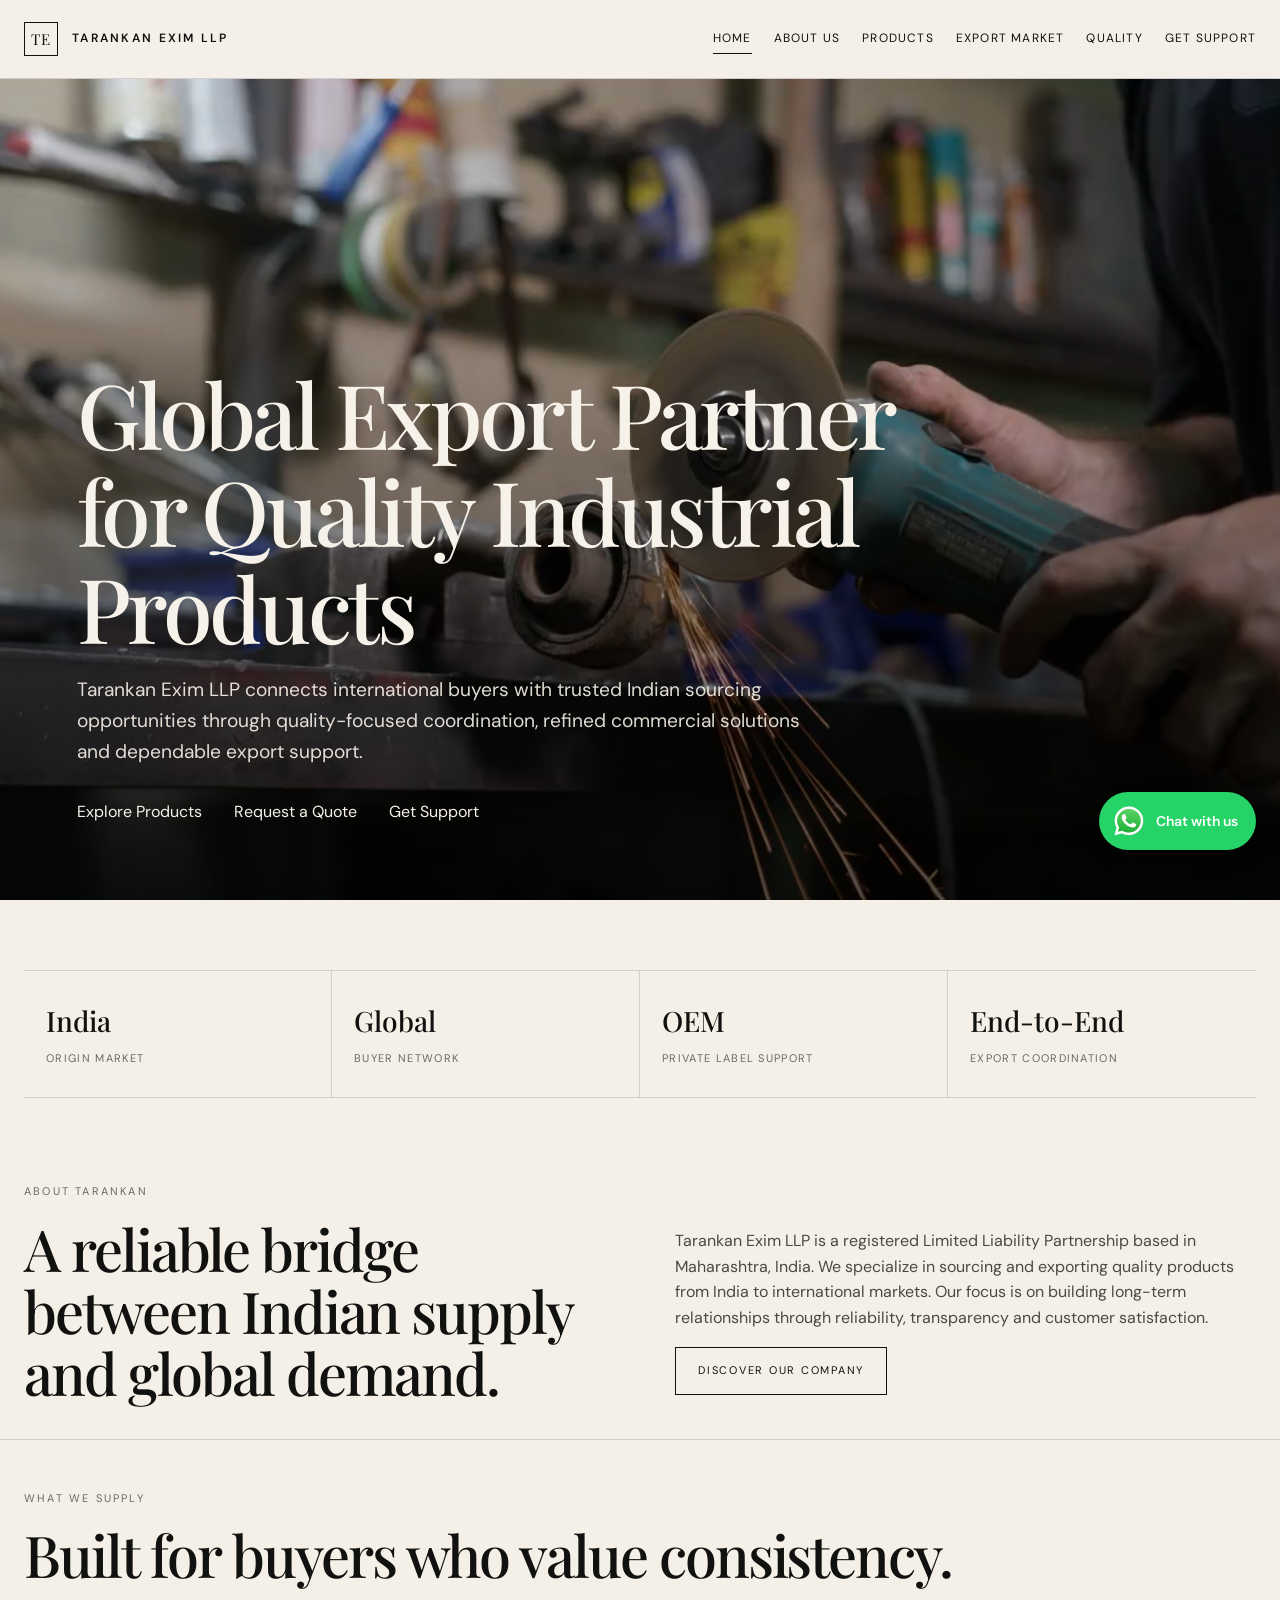
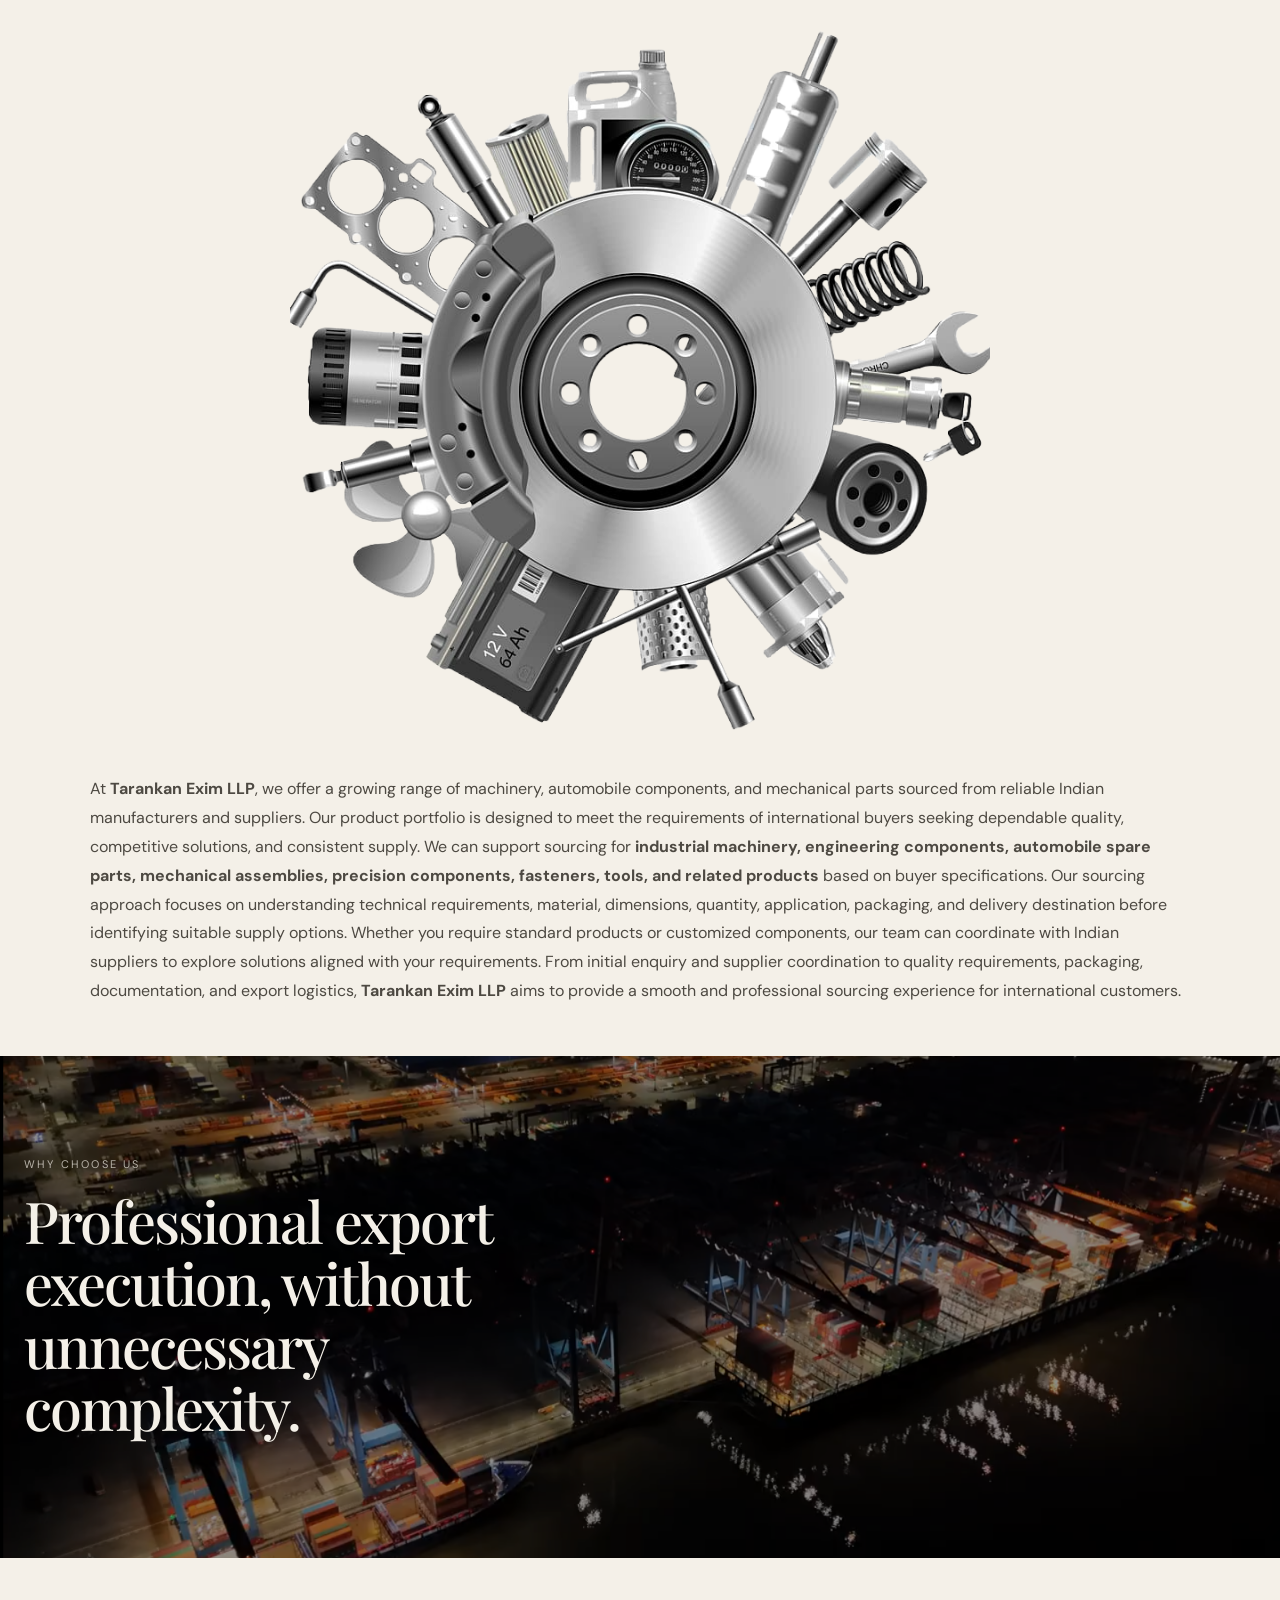
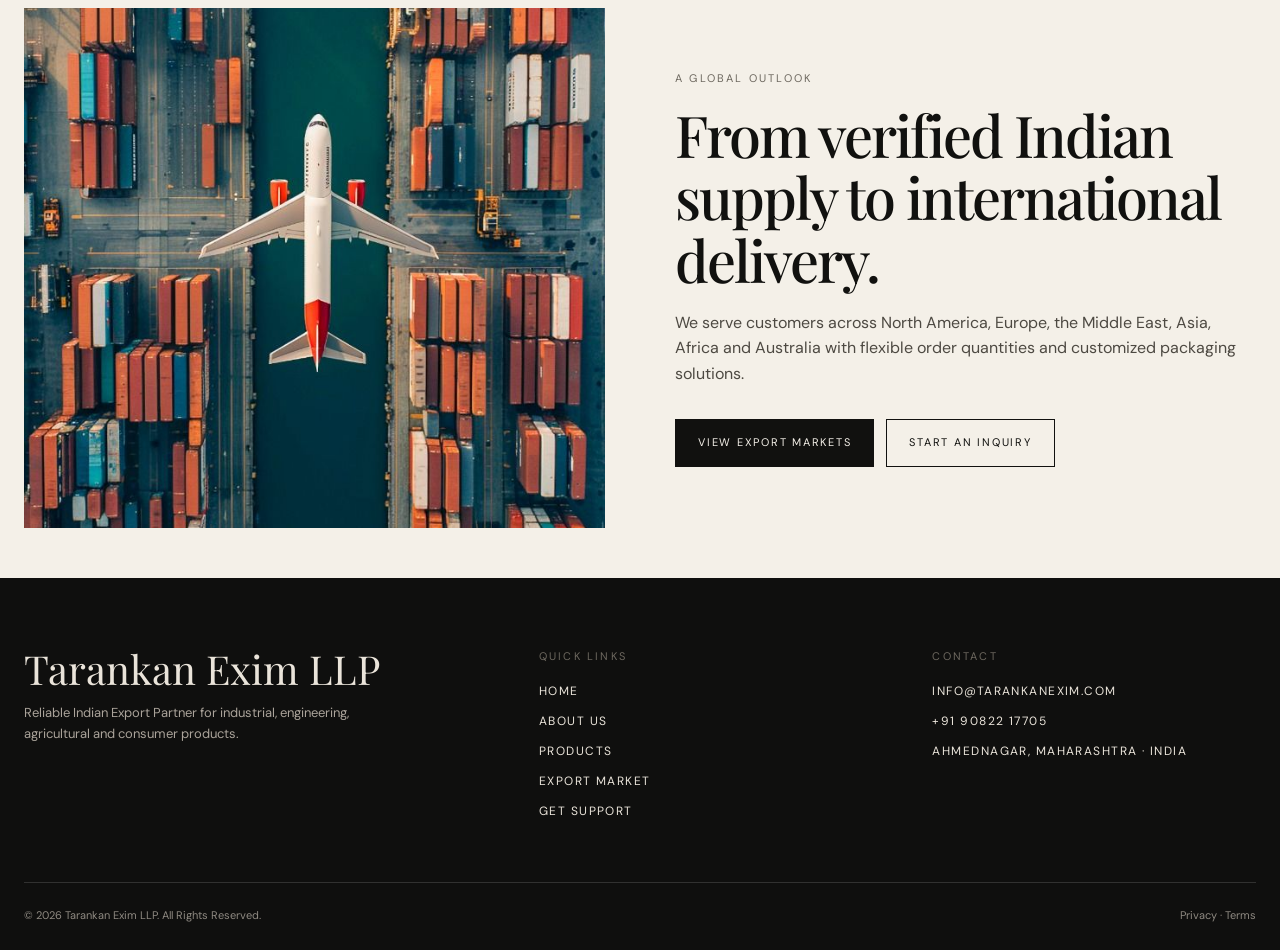
<file: index.html>
<!doctype html>
<html lang="en">

<head>
    <meta charset="utf-8">
    <meta name="viewport" content="width=device-width,initial-scale=1">
    <meta property="og:title" content="Tarankan Exim LLP" />
    <meta property="og:description" content="Tarankan Exim LLP is an emerging Indian export company committed to supplying premium-quality products to foreign buyers." />
    <meta property="og:url" content="https://rohannnnnnnnnn010-cmd.github.io/v12-tarankanweb/index.html" />
    <meta property="og:type" content="website" />

    <!-- WhatsApp Preview Image -->
    <meta property="og:image" content="https://raw.githubusercontent.com/rohannnnnnnnnn010-cmd/v12-tarankanweb/refs/heads/main/assets/about%20us/open-graph-about-us-background.png" />
    <meta property="og:image:alt" content="Indian sourcing prepared for the world." />
    <meta property="og:image:type" content="image/png" />
    <meta property="og:image:width" content="1200" />
    <meta property="og:image:height" content="630" />
    <title>Tarankan Exim LLP | Global Export Partner</title>
    <meta name="description"
        content="Tarankan Exim LLP is an Indian export company supplying industrial, engineering, agricultural and consumer products worldwide.">
    <link rel="stylesheet" href="css/style.css">
</head>

<body class="home-page">
    <header class="site-header">
        <div class="container nav"><a class="brand" href="index.html"><span class="brand-mark">TE</span><span
                    class="brand-text">Tarankan Exim LLP</span></a><button class="menu-btn" aria-label="Open menu"
                aria-expanded="false">☰</button>
            <nav class="nav-links"><a class="active" href="index.html">Home</a><a href="about.html">About US</a><a
                    href="products.html">Products</a><a href="markets.html">Export Market</a><a
                    href="quality.html">Quality</a><a href="contact.html">Get Support</a>
            </nav>
        </div>
    </header>
    <main>
        <section class="hero">
            <div class="hero-copy">
                <div class="hero-copy-inner">
                    <!-- <div class="eyebrow">Indian Export House · Maharashtra</div> -->
                    <h1>Global Export Partner for Quality Industrial Products</h1>
                    <p class="lead">Tarankan Exim LLP connects international buyers with trusted Indian sourcing
                        opportunities through quality-focused coordination, refined commercial solutions and dependable
                        export support.</p>
                    <div class="btn-row"><a class="" id = "home-video-button" href="products.html">Explore Products</a><a class="" id = "home-video-button"
                            href="inquiry.html">Request a Quote</a><a class="" id = "home-video-button" href="contact.html">Get Support</a>
                    </div>
                </div>
            </div>
            <div class="hero-visual">
                <!-- <img 
        src="assets/home/hero.png" alt="Tarankan Exim international export operations"class="hero-image"> -->
                <video class="hero-video" poster="assets/home/machine-poster.png" autoplay muted loop playsinline>
                    <source src="assets/home/hero.mp4" type="video/mp4">
                </video>
                <!-- <div class="hero-meta">Industrial · Engineering · Agriculture · Consumer</div> -->
            </div>
        </section>
        <section class="section tight">
            <div class="container stat-strip">
                <div class="stat"><strong>India</strong><span>Origin market</span></div>
                <div class="stat"><strong>Global</strong><span>Buyer network</span></div>
                <div class="stat"><strong>OEM</strong><span>Private label support</span></div>
                <div class="stat"><strong>End-to-End</strong><span>Export coordination</span></div>
            </div>
        </section>
        <section class="section" id="home-about-tarankan-section">
            <div class="container two-col">
                <div>
                    <div class="eyebrow">About Tarankan</div>
                    <h2>A reliable bridge between Indian supply and global demand.</h2>
                </div>
                <div>
                    <p class="body-copy">Tarankan Exim LLP is a registered Limited Liability Partnership based in
                        Maharashtra, India. We specialize in sourcing and exporting quality products from India to
                        international markets. Our focus is on building long-term relationships through reliability,
                        transparency and customer satisfaction.</p><a class="btn" href="about.html">Discover Our
                        Company</a>
                </div>
            </div>
        </section>
        <!-- <section class="section section-rule">
            <div class="container">
                <div class="eyebrow">What We Supply</div>
                <h2>Built for buyers who value consistency.</h2>
                <div class="three-col" style="margin-top:36px"><a class="category-card" href="products.html#industrial">
                    <img src="assets\home\industrial & engineering.png" alt="Agricultural products"class="category-card-image">
                        <div class="category-card-content">
                            <h3>Industrial & Engineering</h3>
                            <p>Screws, bearings, wires, cables, electric motors, compressors, machine parts and more.
                            </p>
                        </div>
                    </a><a class="category-card" href="products.html#agri">
                        <img src="assets\home\agricultural.jpg" alt="Agricultural products"class="category-card-image">
                        <div class="category-card-content">
                            <h3>Agricultural</h3>
                            <p>Grains, pulses, spices, oil seeds, fresh produce and processed foods.</p>
                        </div>
                    </a><a class="category-card" href="products.html#consumer">
                        <img src="assets\home\consumer & custom.jpg" alt="Agricultural products"class="category-card-image">
                        <div class="category-card-content">
                            <h3>Consumer & Custom</h3>
                            <p>Household, packaging, plastic, daily utility and customer-specific sourcing.</p>
                        </div>
                    </a></div>
            </div>
        </section> -->
        <section class="section section-rule what-we-supply">
            <div class="container">

                <!-- Line 1 -->
                <div class="eyebrow">What We Supply</div>

                <!-- Line 2 -->
                <h2>Built for buyers who value consistency.</h2>

                <!-- 1:1 Image -->
                <div class="what-we-supply-image">
                    <img src="assets/home/what-we-supply.png"
                        alt="Machinery, automobile components and mechanical parts">
                </div>

                <!-- Paragraph -->
                <div class="what-we-supply-copy">
                    <p>
                At <strong>Tarankan Exim LLP</strong>, we offer a growing range of machinery,
                automobile components, and mechanical parts sourced from reliable Indian
                manufacturers and suppliers. Our product portfolio is designed to meet the
                requirements of international buyers seeking dependable quality, competitive
                solutions, and consistent supply. We can support sourcing for
                <strong>industrial machinery, engineering components, automobile spare parts,
                mechanical assemblies, precision components, fasteners, tools, and related
                products</strong> based on buyer specifications. Our sourcing approach focuses
                on understanding technical requirements, material, dimensions, quantity,
                application, packaging, and delivery destination before identifying suitable
                supply options. Whether you require standard products or customized components,
                our team can coordinate with Indian suppliers to explore solutions aligned with
                your requirements. From initial enquiry and supplier coordination to quality
                requirements, packaging, documentation, and export logistics,
                <strong>Tarankan Exim LLP</strong> aims to provide a smooth and professional
                sourcing experience for international customers.
            </p>
                    <!-- <ul>
                        <li>At Tarankan Exim LLP, we offer a growing range of machinery, automobile components, and
                            mechanical parts sourced from reliable Indian manufacturers and suppliers.</li>
                        <li>Our product portfolio is designed to meet the requirements of international buyers seeking
                            dependable quality, competitive solutions, and consistent supply.</li>
                        <li>We can support sourcing for industrial machinery, engineering components, automobile spare
                            parts, mechanical assemblies, precision components, fasteners, tools, and related products
                            based on buyer specifications.</li>
                        <li>Our sourcing approach focuses on understanding technical requirements, material, dimensions,
                            quantity, application, packaging, and delivery destination before identifying suitable
                            supply options.</li>
                        <li>Whether you require standard products or customized components, our team can coordinate with
                            Indian suppliers to explore solutions aligned with your requirements.</li>
                        <li>From initial enquiry and supplier coordination to quality requirements, packaging,
                            documentation, and export logistics, Tarankan Exim LLP aims to provide a smooth and
                            professional sourcing experience for international customers.</li>
                    </ul> -->
                </div>

            </div>
        </section>
        <!-- <section class="section dark">
            <div class="container two-col">
                <div>
                    <div class="eyebrow">Why Choose Us</div>
                    <h2>Professional export execution, without unnecessary complexity.</h2>
                </div>
                <div class="why-video">
                    <video autoplay muted loop playsinline>
                        <source src="assets/home/why-choose-us.mp4" type="video/mp4">
                    </video>
                </div>
            </div>
        </section> -->
        <section class="section dark why-section" id = "home-ship-video-section">

            <!-- Full-section video background -->
            <div class="why-video">
                <video poster="assets/home/ship-poster.png" autoplay muted loop playsinline>
                    <source src="assets/home/why-choose-us.mp4" type="video/mp4">
                </video>
            </div>

            <!-- Your existing text stays above the video -->
            <div class="container two-col">
                <div>
                    <div class="eyebrow">Why Choose Us</div>
                    <h2>Professional export execution, without unnecessary complexity.</h2>
                </div>
            </div>

        </section>
        <section class="section">
            <div class="container two-col">
                <div class="visual">
                    <img src="assets\home\international-supply.jpg" alt="Tarankan Exim global export"
                        class="visual-image">
                </div>
                <div>
                    <div class="eyebrow">A Global Outlook</div>
                    <h2>From verified Indian supply to international delivery.</h2>
                    <p class="body-copy">We serve customers across North America, Europe, the Middle East, Asia, Africa
                        and Australia with flexible order quantities and customized packaging solutions.</p>
                    <div class="btn-row"><a class="btn dark" href="markets.html">View Export Markets</a><a class="btn"
                            href="inquiry.html">Start an Inquiry</a></div>
                </div>
            </div>
        </section>
        <!-- WhatsApp Floating Chat --> <a
            href="https://wa.me/919082217705?text=Hello%20Tarankan%20Exim%20LLP%2C%20I%20would%20like%20to%20know%20more."
            class="whatsapp-float" target="_blank" rel="noopener noreferrer" aria-label="Chat with us on WhatsApp">
            <span class="whatsapp-icon"><img src="assets/WhatsApp.svg" alt=""></span> <span class="whatsapp-text">Chat
                with us</span> </a>
    </main>
    <footer>
        <div class="container footer-top">
            <div>
                <div class="footer-brand">Tarankan Exim LLP</div>
                <p class="footer-muted">Reliable Indian Export Partner for industrial, engineering, agricultural and
                    consumer products.</p>
            </div>
            <div>
                <div class="eyebrow">Quick Links</div>
                <div class="footer-links"><a href="index.html">Home</a><a href="about.html">About Us</a><a
                        href="products.html">Products</a><a href="markets.html">Export Market</a><a
                        href="contact.html">Get Support</a></div>
            </div>
            <div>
                <div class="eyebrow">Contact</div>
                <div class="footer-links"><a href="mailto:info@tarankanexim.com">info@tarankanexim.com</a><a
                        href="tel:+919082217705">+91 90822 17705</a><span>Ahmednagar, Maharashtra · India</span></div>
            </div>
        </div>
        <div class="container footer-bottom"><span>© <span data-year></span> Tarankan Exim LLP. All Rights
                Reserved.</span><span><a href="privacy.html">Privacy</a> · <a href="terms.html">Terms</a></span></div>
    </footer>
    <script src="js/main.js"></script>
</body>

</html>
</file>
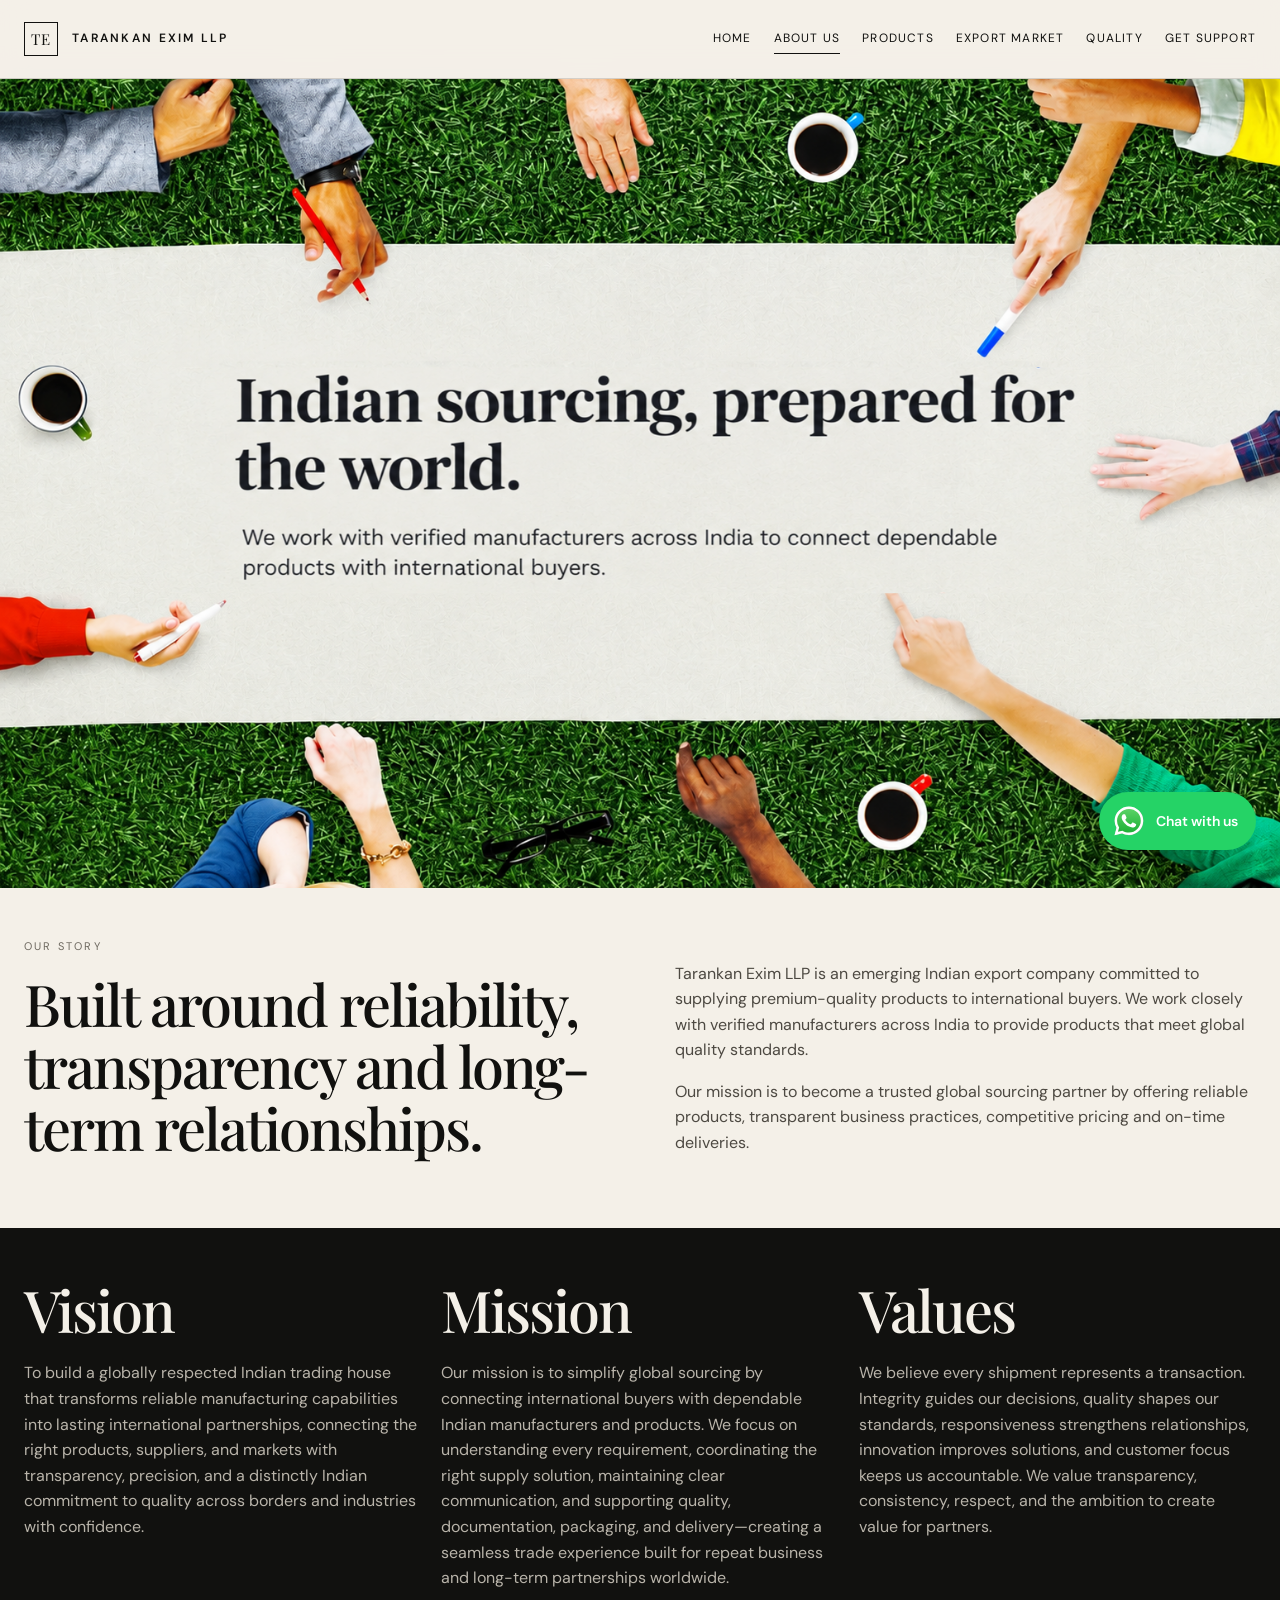
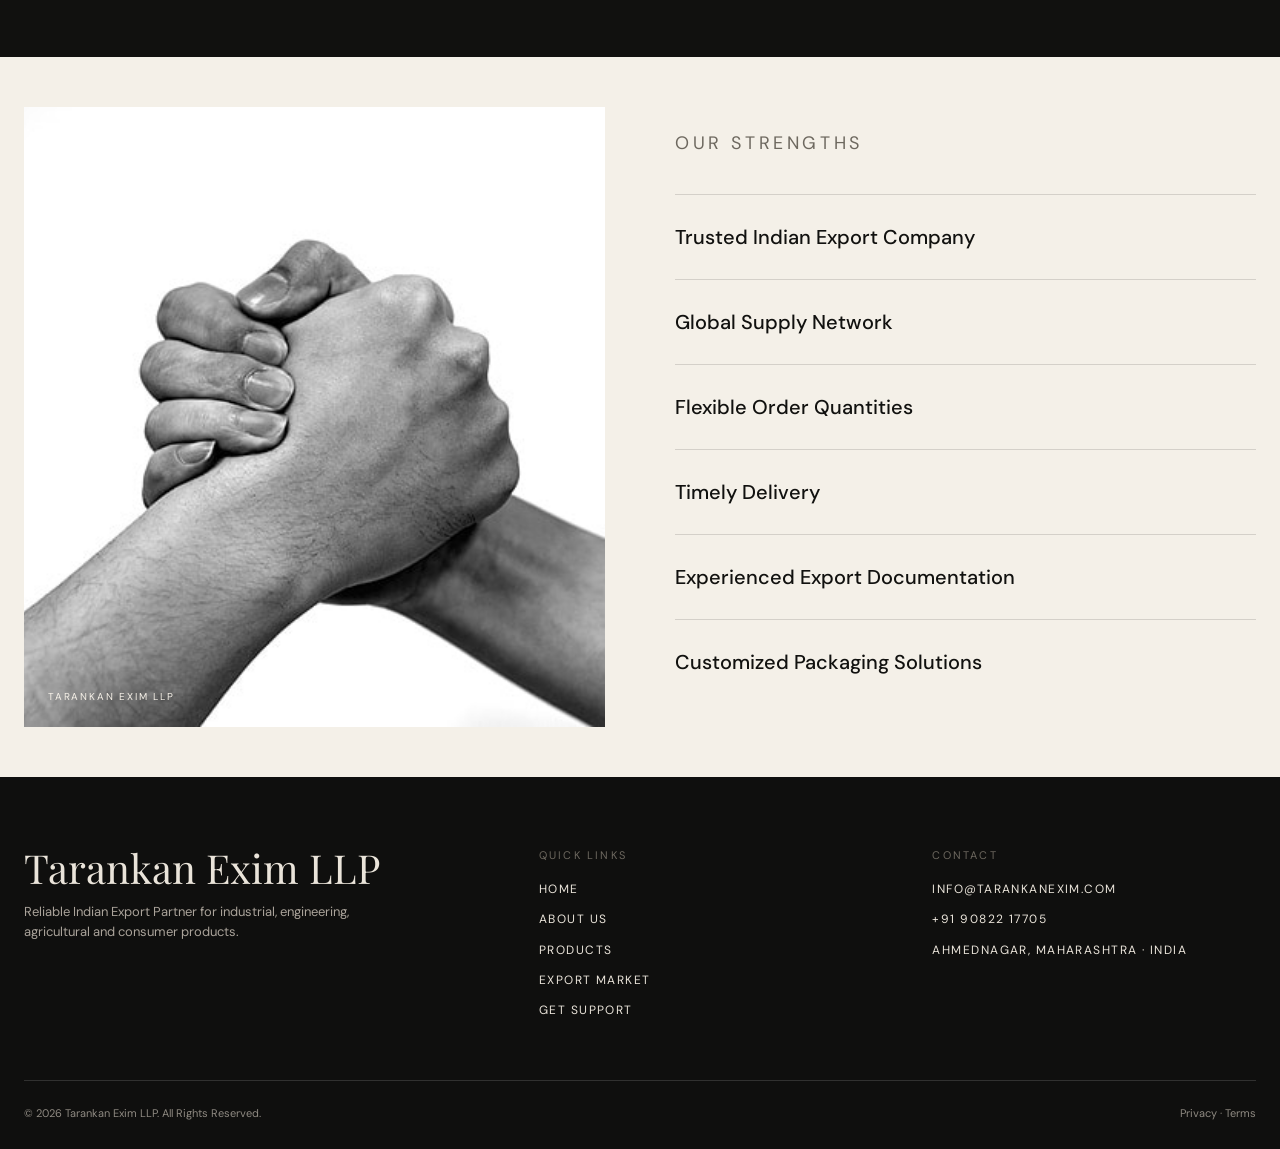
<file: about.html>
<!doctype html>
<html lang="en">

<head>
    <meta charset="utf-8">
    <meta name="viewport" content="width=device-width,initial-scale=1">
    <title>About Us | Tarankan Exim LLP</title>
    <meta name="description"
        content="Learn about Tarankan Exim LLP, an emerging Indian merchant exporter serving global buyers.">
    <link rel="stylesheet" href="css/style.css">
</head>

<body>
    <header class="site-header">
        <div class="container nav"><a class="brand" href="index.html"><span class="brand-mark">TE</span><span
                    class="brand-text">Tarankan Exim LLP</span></a><button class="menu-btn" aria-label="Open menu"
                aria-expanded="false">☰</button>
            <nav class="nav-links"><a class="" href="index.html">Home</a><a class="active" href="about.html">About
                    Us</a><a class="" href="products.html">Products</a><a class="" href="markets.html">Export
                    Market</a><a class="" href="quality.html">Quality</a><a class="" href="contact.html">Get Support</a>
            </nav>
        </div>
    </header>
    <main>
        <section class="about-image">
            <img src="assets/about us/about-us-background.png" alt="Tarankan Exim LLP">
        </section>
        <!-- <section class="page-hero" id = "about-us-main">
            <div class="container">
                <div class="eyebrow">About Tarankan Exim LLP</div>
                <h1>Indian sourcing, prepared for the world.</h1>
                <p class="lead">We work with verified manufacturers across India to connect dependable products with
                    international buyers.</p>
            </div>
        </section> -->
        <section class="section">
            <div class="container two-col">
                <div>
                    <div class="eyebrow">Our Story</div>
                    <h2>Built around reliability, transparency and long-term relationships.</h2>
                </div>
                <div>
                    <p class="body-copy">Tarankan Exim LLP is an emerging Indian export company committed to supplying
                        premium-quality products to international buyers. We work closely with verified manufacturers
                        across India to provide products that meet global quality standards.</p>
                    <p class="body-copy">Our mission is to become a trusted global sourcing partner by offering reliable
                        products, transparent business practices, competitive pricing and on-time deliveries.</p>
                </div>
            </div>
        </section>
        <section class="section dark">
            <div class="container three-col">
                <div>
                    <!-- <div class="eyebrow"></div> -->
                    <h2>Vision</h2>
                    <p class="body-copy">To build a globally respected Indian trading house that transforms reliable
                        manufacturing capabilities into lasting international partnerships, connecting the right
                        products, suppliers, and markets with transparency, precision, and a distinctly Indian
                        commitment to quality across borders and industries with confidence.</p>
                </div>
                <div>
                    <!-- <div class="eyebrow"></div> -->
                    <h2>Mission</h2>
                    <p class="body-copy">Our mission is to simplify global sourcing by connecting international buyers
                        with dependable Indian manufacturers and products. We focus on understanding every requirement,
                        coordinating the right supply solution, maintaining clear communication, and supporting quality,
                        documentation, packaging, and delivery—creating a seamless trade experience built for repeat
                        business and long-term partnerships worldwide.</p>
                </div>
                <div>
                    <!-- <div class="eyebrow"></div> -->
                    <h2>Values</h2>
                    <p class="body-copy">We believe every shipment represents a transaction. Integrity guides our
                        decisions, quality shapes our standards, responsiveness strengthens relationships, innovation
                        improves solutions, and customer focus keeps us accountable. We value transparency, consistency,
                        respect, and the ambition to create value for partners.</p>
                </div>
            </div>
        </section>
        <section class="section">
            <div class="container two-col">
                <div class="visual tall">
                    <img src="assets/about us/strength.png" alt="Tarankan Exim LLP company" class="visual-image">
                    <span class="visual-label">Tarankan Exim LLP</span>
                </div>
                <div class="strengths-content">
                    <div class="eyebrow" id="our-strength-text">Our Strengths</div>
                    <ul class="clean-list">
                        <li><span>Trusted Indian Export Company</span><span></span></li>
                        <li><span>Global Supply Network</span><span></span></li>
                        <li><span>Flexible Order Quantities</span><span></span></li>
                        <li><span>Timely Delivery</span><span></span></li>
                        <li><span>Experienced Export Documentation</span><span></span></li>
                        <li><span>Customized Packaging Solutions</span><span></span></li>
                    </ul>
                </div>
            </div>
        </section>
        <!-- WhatsApp Floating Chat --> <a
            href="https://wa.me/919082217705?text=Hello%20Tarankan%20Exim%20LLP%2C%20I%20would%20like%20to%20know%20more."
            class="whatsapp-float" target="_blank" rel="noopener noreferrer" aria-label="Chat with us on WhatsApp">
            <span class="whatsapp-icon"><img src="assets/WhatsApp.svg" alt=""></span> <span class="whatsapp-text">Chat
                with us</span> </a>
    </main>
    <footer>
        <div class="container footer-top">
            <div>
                <div class="footer-brand">Tarankan Exim LLP</div>
                <p class="footer-muted">Reliable Indian Export Partner for industrial, engineering, agricultural and
                    consumer products.</p>
            </div>
            <div>
                <div class="eyebrow">Quick Links</div>
                <div class="footer-links"><a href="index.html">Home</a><a href="about.html">About Us</a><a
                        href="products.html">Products</a><a href="markets.html">Export Market</a><a
                        href="contact.html">Get Support</a></div>
            </div>
            <div>
                <div class="eyebrow">Contact</div>
                <div class="footer-links"><a href="mailto:info@tarankanexim.com">info@tarankanexim.com</a><a
                        href="tel:+919082217705">+91 90822 17705</a><span>Ahmednagar, Maharashtra · India</span></div>
            </div>
        </div>
        <div class="container footer-bottom"><span>© <span data-year></span> Tarankan Exim LLP. All Rights
                Reserved.</span><span><a href="privacy.html">Privacy</a> · <a href="terms.html">Terms</a></span></div>
    </footer>
    <script src="js/main.js"></script>
</body>

</html>
</file>
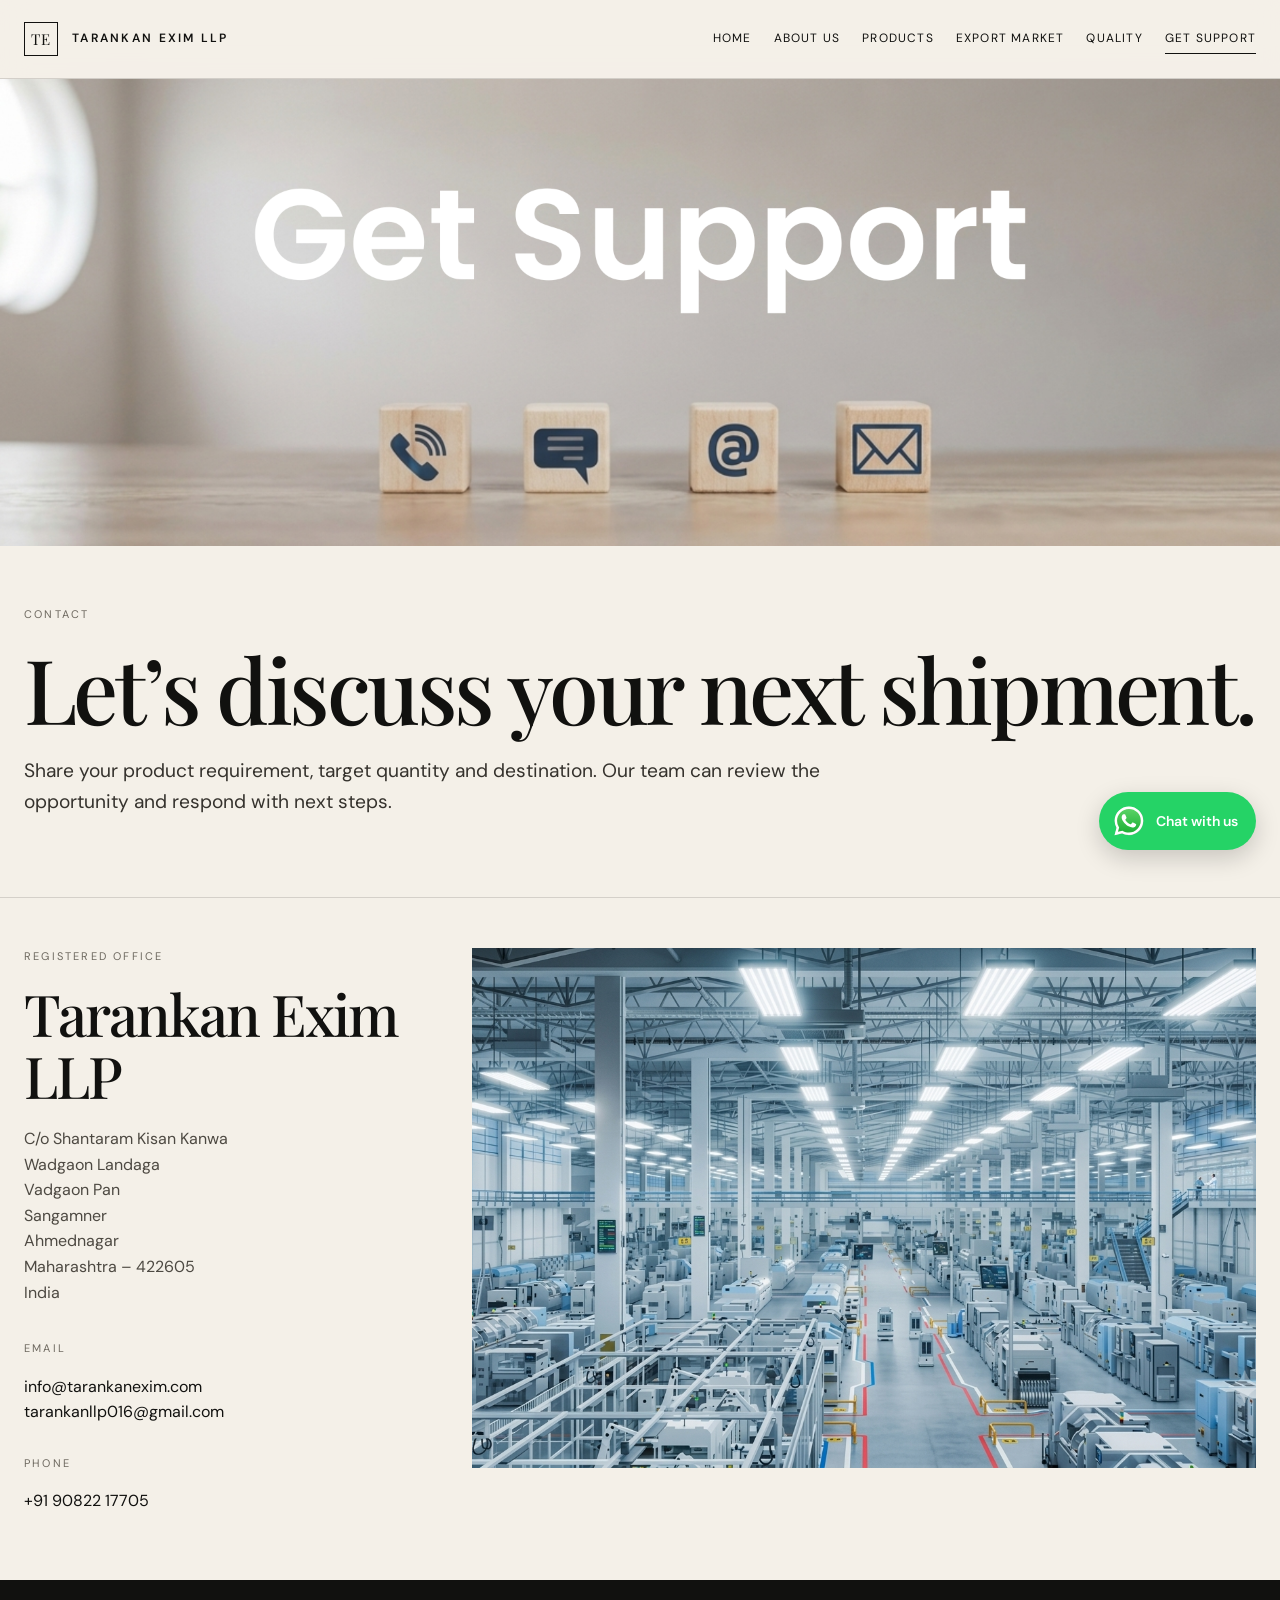
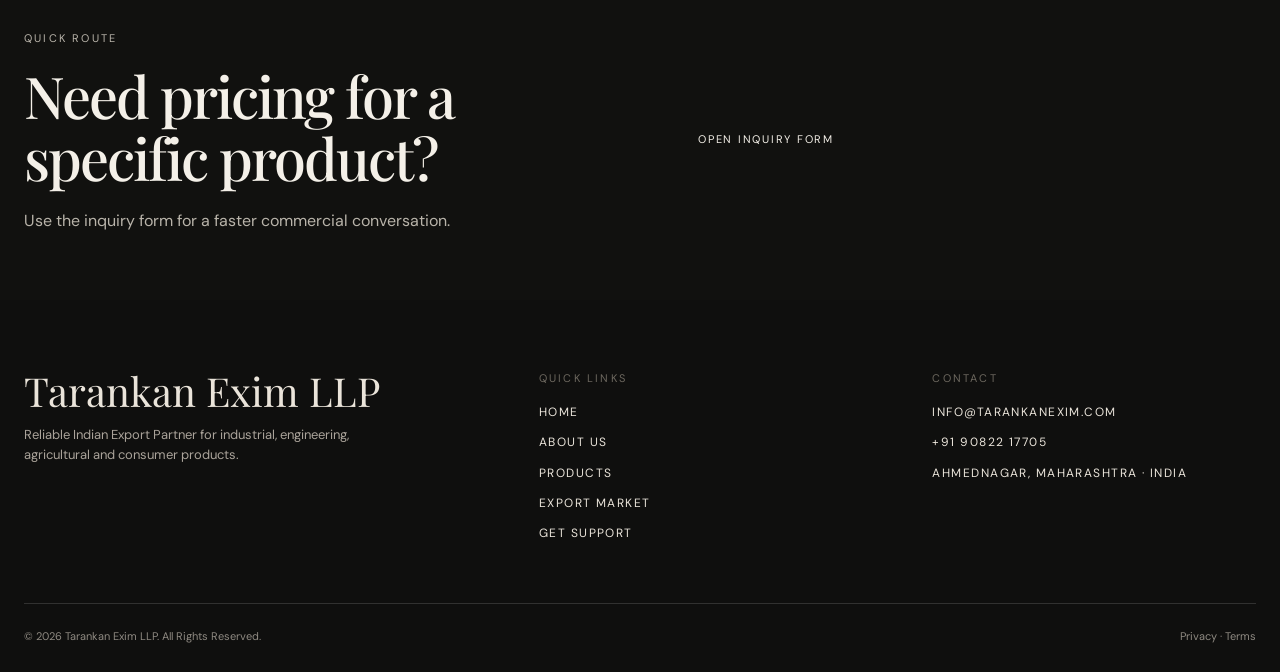
<file: contact.html>
<!doctype html>
<html lang="en">

<head>
    <meta charset="utf-8">
    <meta name="viewport" content="width=device-width,initial-scale=1">
    <title>Get Support | Tarankan Exim LLP</title>
    <meta name="description"
        content="Contact Tarankan Exim LLP for export product enquiries, sourcing and international supply.">
    <link rel="stylesheet" href="css/style.css">
</head>

<body>
    <header class="site-header">
        <div class="container nav"><a class="brand" href="index.html"><span class="brand-mark">TE</span><span
                    class="brand-text">Tarankan Exim LLP</span></a><button class="menu-btn" aria-label="Open menu"
                aria-expanded="false">☰</button>
            <nav class="nav-links"><a class="" href="index.html">Home</a><a class="" href="about.html">About Us</a><a
                    class="" href="products.html">Products</a><a class=""
                    href="markets.html">Export Market</a><a class="" href="quality.html">Quality</a><a class="active"
                    href="contact.html">Get Support</a></nav>
        </div>
    </header>
    <main>
        <!-- Contact Top Image -->
        <section class="contact-top-image">
            <img src="assets/contact/get-support.png" alt="Tarankan Exim facility">
        </section>
        <section class="page-hero" id = "get-support-below-image">
            <div class="container">
                <div class="eyebrow">Contact</div>
                <h1>Let’s discuss your next shipment.</h1>
                <p class="lead">Share your product requirement, target quantity and destination. Our team can review the
                    opportunity and respond with next steps.</p>
            </div>
        </section>
        <section class="section">
            <div class="container form-shell">
                <div>
                    <div class="eyebrow">Registered Office</div>
                    <h2>Tarankan Exim LLP</h2>
                    <p class="body-copy">C/o Shantaram Kisan Kanwa<br>Wadgaon Landaga<br>Vadgaon
                        Pan<br>Sangamner<br>Ahmednagar<br>Maharashtra – 422605<br>India</p>
                    <div class="eyebrow" style="margin-top:35px">Email</div>
                    <p><a href="mailto:info@tarankanexim.com">info@tarankanexim.com</a><br><a
                            href="mailto:tarankanllp016@gmail.com">tarankanllp016@gmail.com</a></p>
                    <div class="eyebrow" style="margin-top:30px">Phone</div>
                    <p><a href="tel:+919082217705">+91 90822 17705</a></p>
                </div>
                <div class="visual"><img src="assets/contact/factory.png" alt="Tarankan Exim factory" class="visual-image"></div>
            </div>
        </section>
        <section class="section dark">
            <div class="container two-col">
                <div>
                    <div class="eyebrow">Quick Route</div>
                    <h2>Need pricing for a specific product?</h2>
                    <p class="body-copy">Use the inquiry form for a faster commercial conversation.</p>
                </div>
                <div><a class="btn" href="inquiry.html">Open Inquiry Form</a></div>
            </div>
        </section>
        <!-- WhatsApp Floating Chat --> <a
            href="https://wa.me/919082217705?text=Hello%20Tarankan%20Exim%20LLP%2C%20I%20would%20like%20to%20know%20more."
            class="whatsapp-float" target="_blank" rel="noopener noreferrer" aria-label="Chat with us on WhatsApp">
            <span class="whatsapp-icon"><img src="assets/WhatsApp.svg" alt=""></span> <span class="whatsapp-text">Chat
                with us</span> </a>
    </main>
    <footer>
        <div class="container footer-top">
            <div>
                <div class="footer-brand">Tarankan Exim LLP</div>
                <p class="footer-muted">Reliable Indian Export Partner for industrial, engineering, agricultural and
                    consumer products.</p>
            </div>
            <div>
                <div class="eyebrow">Quick Links</div>
                <div class="footer-links"><a href="index.html">Home</a><a href="about.html">About Us</a><a
                        href="products.html">Products</a><a href="markets.html">Export Market</a><a
                        href="contact.html">Get Support</a></div>
            </div>
            <div>
                <div class="eyebrow">Contact</div>
                <div class="footer-links"><a href="mailto:info@tarankanexim.com">info@tarankanexim.com</a><a
                        href="tel:+919082217705">+91 90822 17705</a><span>Ahmednagar, Maharashtra · India</span></div>
            </div>
        </div>
        <div class="container footer-bottom"><span>© <span data-year></span> Tarankan Exim LLP. All Rights
                Reserved.</span><span><a href="privacy.html">Privacy</a> · <a href="terms.html">Terms</a></span></div>
    </footer>
    <script src="js/main.js"></script>
</body>

</html>
</file>
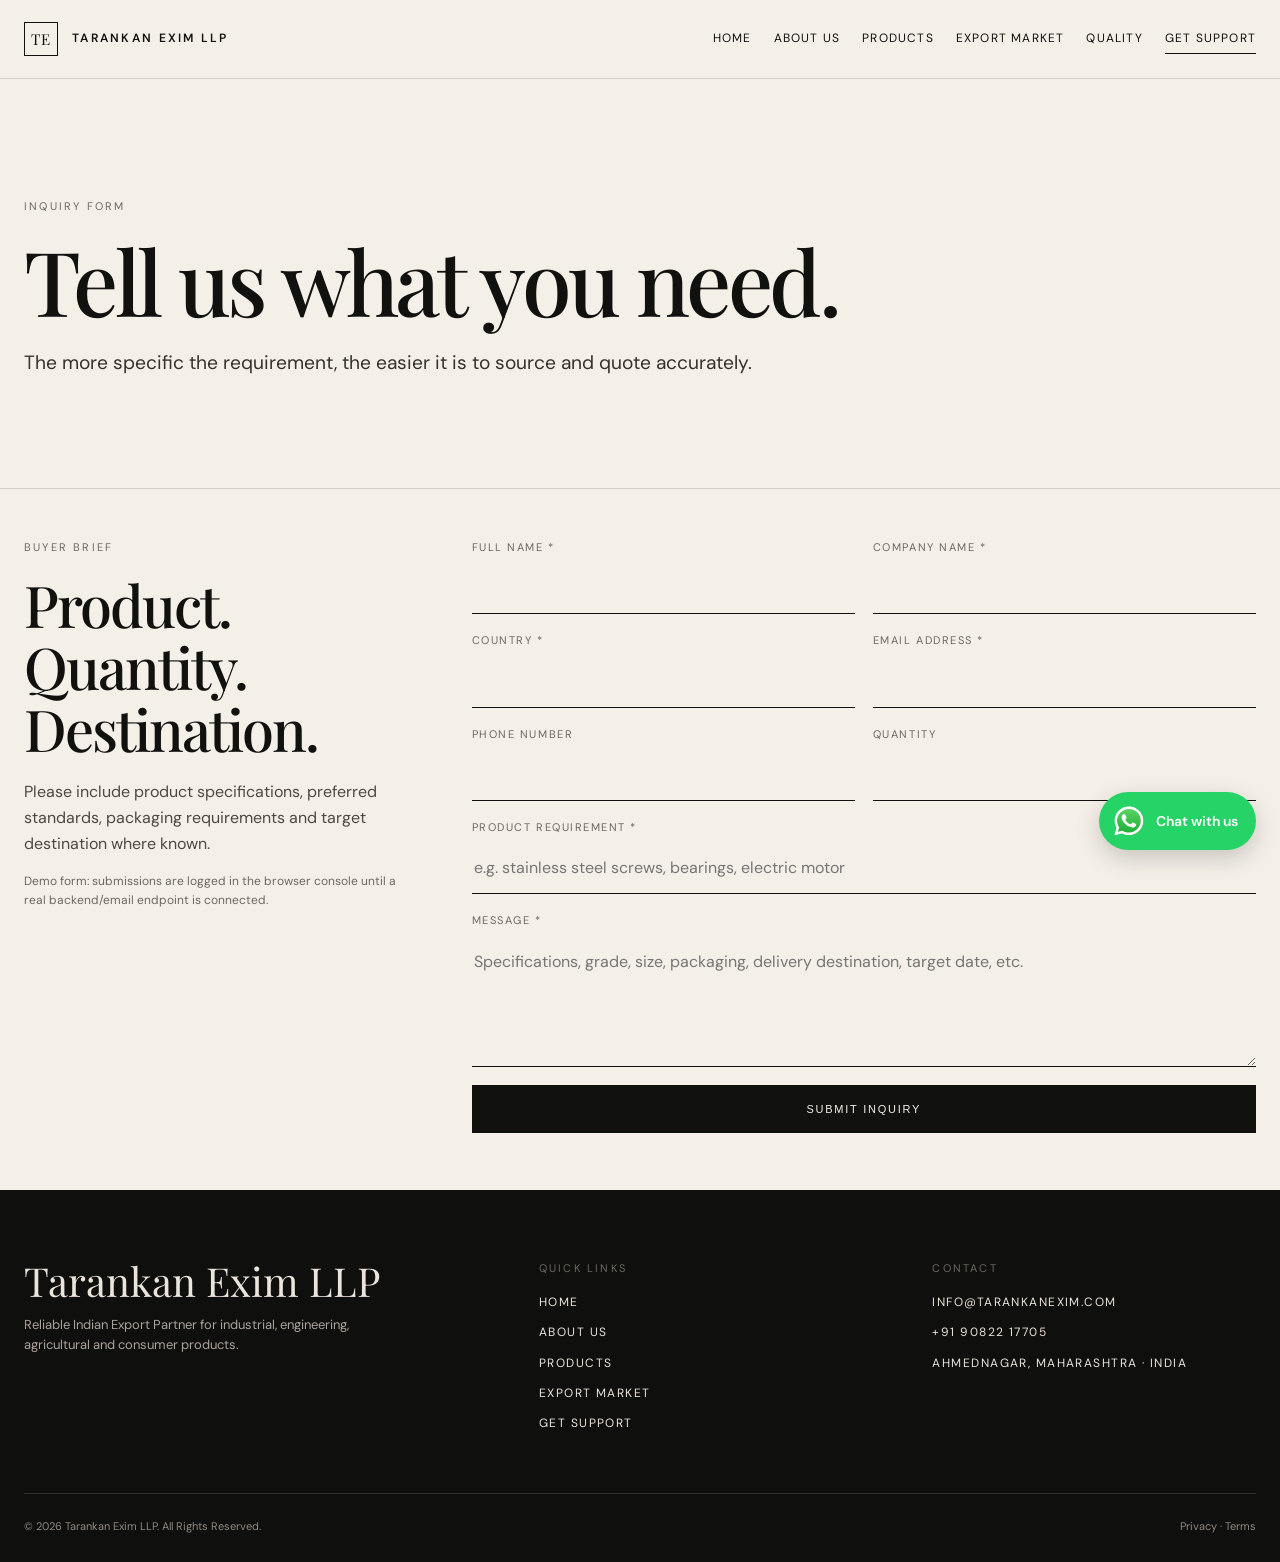
<file: inquiry.html>
<!doctype html>
<html lang="en">

<head>
    <meta charset="utf-8">
    <meta name="viewport" content="width=device-width,initial-scale=1">
    <title>Request a Quote | Tarankan Exim LLP</title>
    <meta name="description"
        content="Send Tarankan Exim LLP your product requirement, quantity and destination details.">
    <link rel="stylesheet" href="css/style.css">
</head>

<body>
    <header class="site-header">
        <div class="container nav"><a class="brand" href="index.html"><span class="brand-mark">TE</span><span
                    class="brand-text">Tarankan Exim LLP</span></a><button class="menu-btn" aria-label="Open menu"
                aria-expanded="false">☰</button>
            <nav class="nav-links"><a class="" href="index.html">Home</a><a class="" href="about.html">About Us</a><a
                    class="" href="products.html">Products</a><a class=""
                    href="markets.html">Export Market</a><a class="" href="quality.html">Quality</a><a class="active"
                    href="contact.html">Get Support</a></nav>
        </div>
    </header>
    <main>
        <section class="page-hero">
            <div class="container">
                <div class="eyebrow">Inquiry Form</div>
                <h1>Tell us what you need.</h1>
                <p class="lead">The more specific the requirement, the easier it is to source and quote accurately.</p>
            </div>
        </section>
        <section class="section">
            <div class="container form-shell">
                <div>
                    <div class="eyebrow">Buyer Brief</div>
                    <h2>Product. Quantity. Destination.</h2>
                    <p class="body-copy">Please include product specifications, preferred standards, packaging
                        requirements and target destination where known.</p>
                    <p class="form-note">Demo form: submissions are logged in the browser console until a real
                        backend/email endpoint is connected.</p>
                </div>
                <form data-inquiry>
                    <div class="field"><label for="name">Full Name *</label><input id="name" name="name" required></div>
                    <div class="field"><label for="company">Company Name *</label><input id="company" name="company"
                            required></div>
                    <div class="field"><label for="country">Country *</label><input id="country" name="country"
                            required></div>
                    <div class="field"><label for="email">Email Address *</label><input id="email" name="email"
                            type="email" required></div>
                    <div class="field"><label for="phone">Phone Number</label><input id="phone" name="phone"></div>
                    <div class="field"><label for="quantity">Quantity</label><input id="quantity" name="quantity"></div>
                    <div class="field full"><label for="product">Product Requirement *</label><input id="product"
                            name="product" placeholder="e.g. stainless steel screws, bearings, electric motor" required>
                    </div>
                    <div class="field full"><label for="message">Message *</label><textarea id="message" name="message"
                            required
                            placeholder="Specifications, grade, size, packaging, delivery destination, target date, etc."></textarea>
                    </div>
                    <div class="field full"><button class="btn dark" type="submit">Submit Inquiry</button>
                        <div class="form-status form-note" aria-live="polite"></div>
                    </div>
                </form>
            </div>
        </section>
        <!-- WhatsApp Floating Chat --> <a
            href="https://wa.me/919082217705?text=Hello%20Tarankan%20Exim%20LLP%2C%20I%20would%20like%20to%20know%20more."
            class="whatsapp-float" target="_blank" rel="noopener noreferrer" aria-label="Chat with us on WhatsApp">
            <span class="whatsapp-icon"><img src="assets/WhatsApp.svg" alt=""></span> <span class="whatsapp-text">Chat
                with us</span> </a>
    </main>
    <footer>
        <div class="container footer-top">
            <div>
                <div class="footer-brand">Tarankan Exim LLP</div>
                <p class="footer-muted">Reliable Indian Export Partner for industrial, engineering, agricultural and
                    consumer products.</p>
            </div>
            <div>
                <div class="eyebrow">Quick Links</div>
                <div class="footer-links"><a href="index.html">Home</a><a href="about.html">About Us</a><a
                        href="products.html">Products</a><a href="markets.html">Export Market</a><a
                        href="contact.html">Get Support</a></div>
            </div>
            <div>
                <div class="eyebrow">Contact</div>
                <div class="footer-links"><a href="mailto:info@tarankanexim.com">info@tarankanexim.com</a><a
                        href="tel:+919082217705">+91 90822 17705</a><span>Ahmednagar, Maharashtra · India</span></div>
            </div>
        </div>
        <div class="container footer-bottom"><span>© <span data-year></span> Tarankan Exim LLP. All Rights
                Reserved.</span><span><a href="privacy.html">Privacy</a> · <a href="terms.html">Terms</a></span></div>
    </footer>
    <script src="js/main.js"></script>
</body>

</html>
</file>
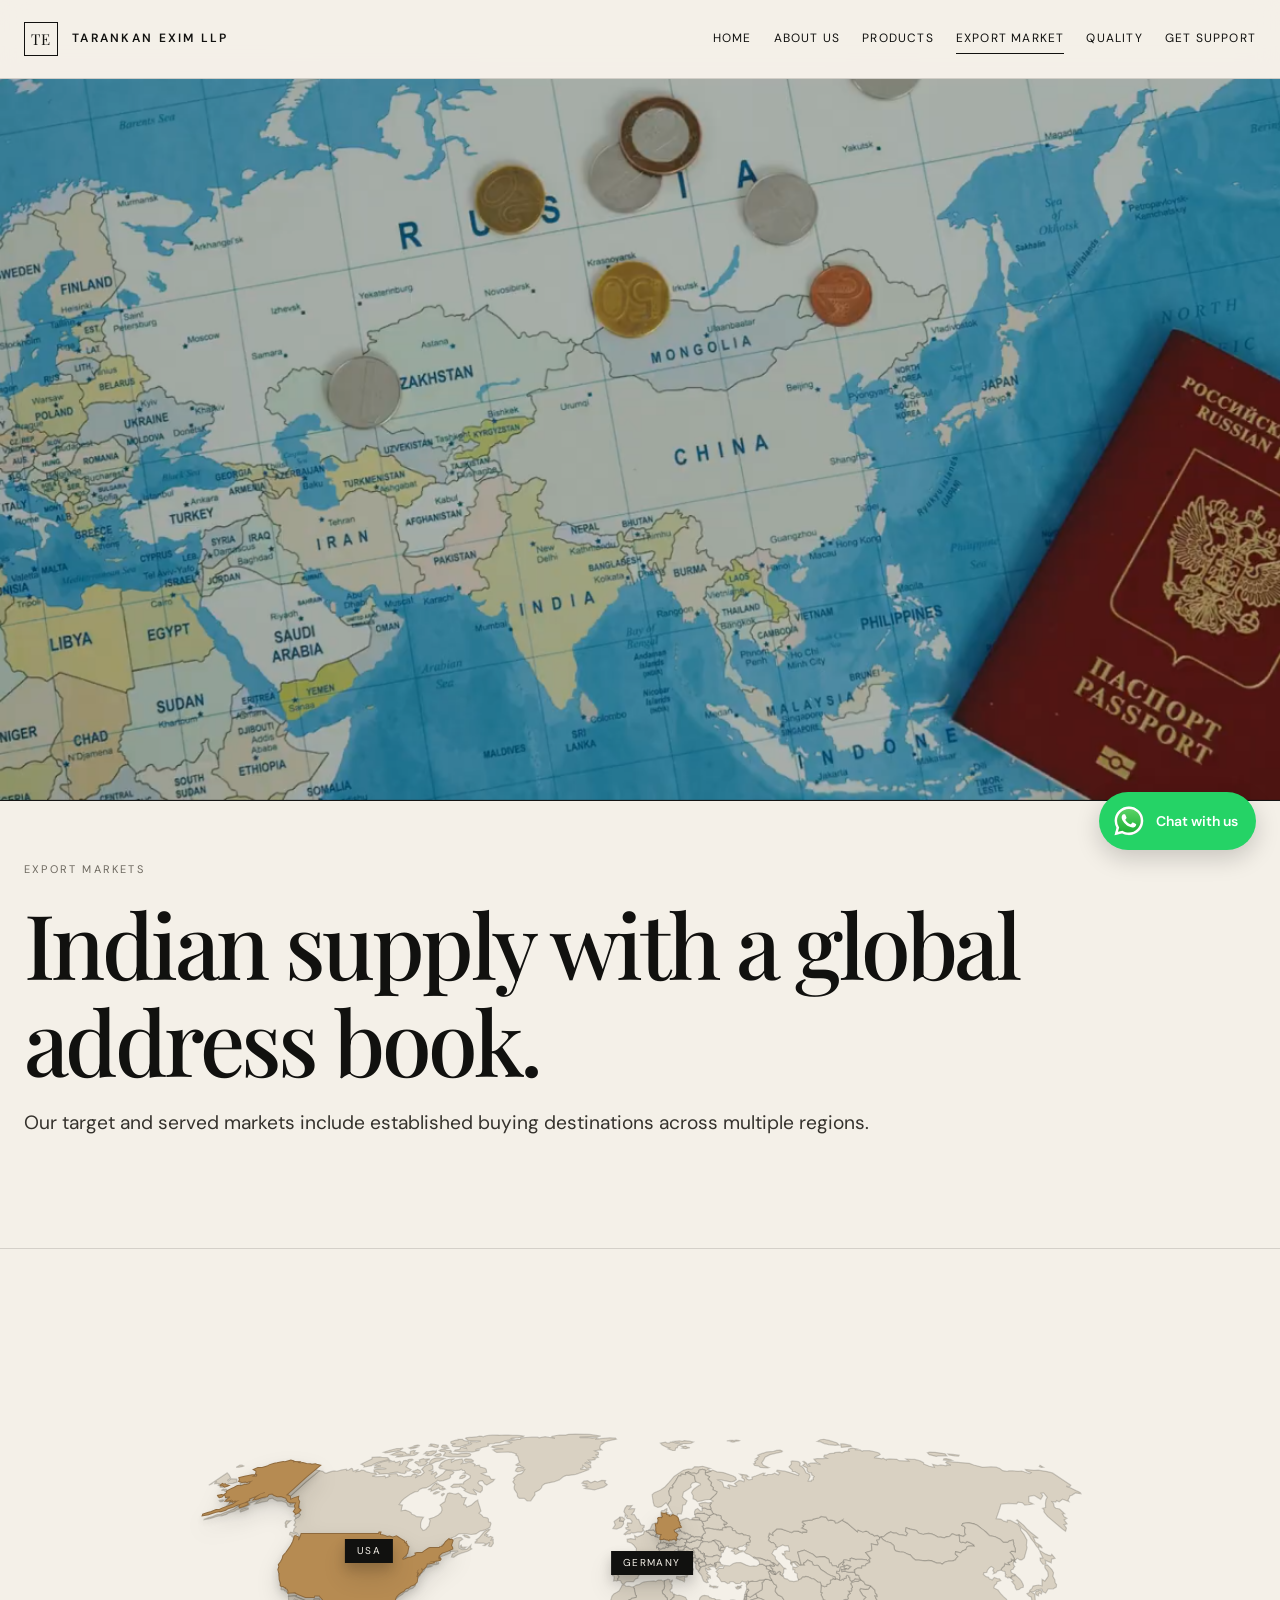
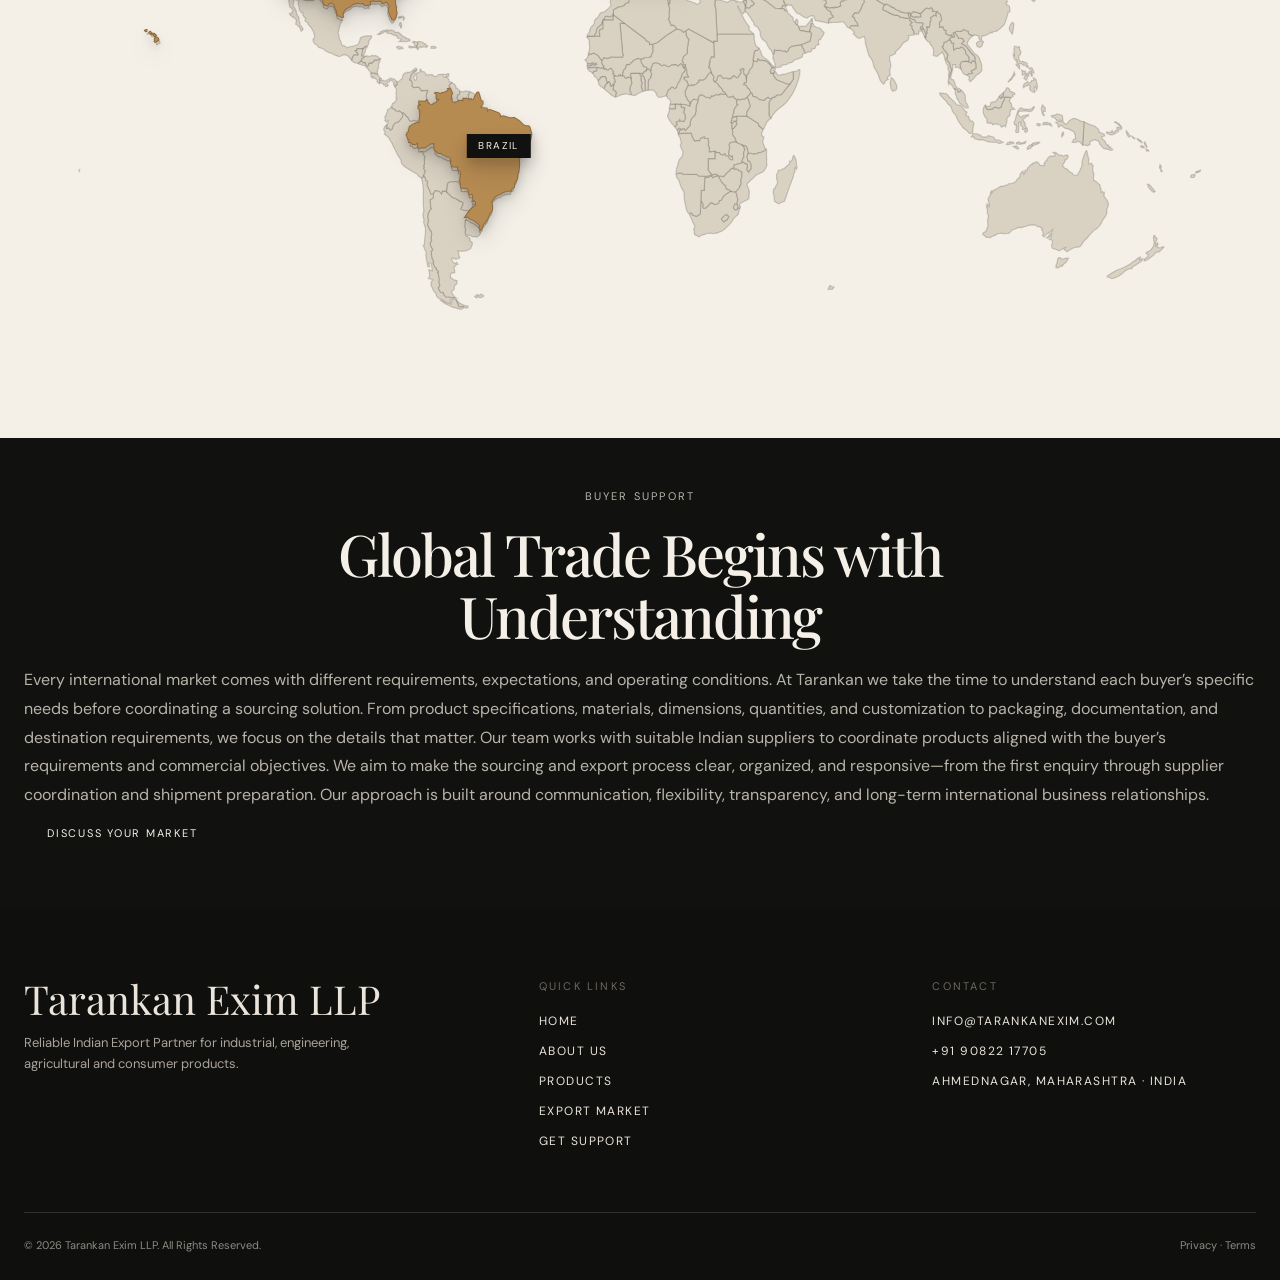
<file: markets.html>
<!doctype html>
<html lang="en">

<head>
    <meta charset="utf-8">
    <meta name="viewport" content="width=device-width,initial-scale=1">
    <title>Export Markets | Tarankan Exim LLP</title>
    <meta name="description"
        content="Tarankan Exim LLP serves customers across North America, Europe, Middle East, Asia, Africa and Australia.">
    <link rel="stylesheet" href="css/style.css">
</head>

<body>
    <header class="site-header">
        <div class="container nav"><a class="brand" href="index.html"><span class="brand-mark">TE</span><span
                    class="brand-text">Tarankan Exim LLP</span></a><button class="menu-btn" aria-label="Open menu"
                aria-expanded="false">☰</button>
            <nav class="nav-links"><a class="" href="index.html">Home</a><a class="" href="about.html">About Us</a><a
                    class="" href="products.html">Products</a><a
                    class="active" href="markets.html">Export Market</a><a class="" href="quality.html">Quality</a><a
                    class="" href="contact.html">Get Support</a></nav>
        </div>
    </header>
    <main>
        <section class="page-hero">
            <div class="markets-hero-video">
                    <video poster = "assets/markets/map-poster.png" autoplay muted loop playsinline>
                        <source src="assets/markets/markets.mp4" type="video/mp4">
                    </video>
                </div>
            <div class="container">
                <div class="eyebrow">Export Markets</div>
                <h1>Indian supply with a global address book.</h1>
                <p class="lead">Our target and served markets include established buying destinations across multiple
                    regions.</p>
            </div>
        </section>
        <!-- <section class="section">
            <div class="container">
                <div class="markets">
                    <div class="market">USA</div>
                    <div class="market">Canada</div>
                    <div class="market">United Kingdom</div>
                    <div class="market">Germany</div>
                    <div class="market">France</div>
                    <div class="market">Netherlands</div>
                    <div class="market">UAE</div>
                    <div class="market">Saudi Arabia</div>
                    <div class="market">Oman</div>
                    <div class="market">Kuwait</div>
                    <div class="market">Singapore</div>
                    <div class="market">Malaysia</div>
                    <div class="market">Vietnam</div>
                    <div class="market">Australia</div>
                    <div class="market">South Africa</div>
                    <div class="market">Kenya</div>
                </div>
            </div>
        </section> -->
        <section class="markets-animation">

            <div class="markets-animation-sticky">

                <div class="markets-map">

                    <div class="markets-map-svg" id="marketsMapSvg"></div>

                    <div class="market-label market-label-usa">
                        <span>USA</span>
                    </div>

                    <div class="market-label market-label-brazil">
                        <span>Brazil</span>
                    </div>

                    <div class="market-label market-label-germany">
                        <span>Germany</span>
                    </div>

                    <div class="market-label market-label-uae">
                        <span>UAE</span>
                    </div>

                    <div class="market-label market-label-africa">
                        <span>Africa</span>
                    </div>

                    <div class="market-label market-label-bangladesh">
                        <span>Bangladesh</span>
                    </div>

                </div>

            </div>

        </section>
        <!-- <section class="section dark">
            <div class="container two-col">
                <div>
                    <div class="eyebrow">Buyer Support</div>
                    <h2>Global Trade Begins with Understanding</h2>
                </div>
                <div>
                    <p class="body-copy">Every international market comes with different requirements, expectations, and operating conditions. At Tarankan we take the time to understand each buyer’s specific needs before coordinating a sourcing solution. From product specifications, materials, dimensions, quantities, and customization to packaging, documentation, and destination requirements, we focus on the details that matter. Our team works with suitable Indian suppliers to coordinate products aligned with the buyer’s requirements and commercial objectives. We aim to make the sourcing and export process clear, organized, and responsive—from the first enquiry through supplier coordination and shipment preparation. Our approach is built around communication, flexibility, transparency, and long-term international business relationships.</p><a
                        class="btn" href="inquiry.html">Discuss Your Market</a>
                </div>
            </div>
        </section> -->
        <section class="section dark">
            <div class="container buyer-support">
                <div class="buyer-support-heading">
                    <div class="eyebrow">Buyer Support</div>
                    <h2>Global Trade Begins with Understanding</h2>
                </div>

                <div class="buyer-support-content">
                    <p class="body-copy" id = "quality-buyer-support-text">Every international market comes with different requirements, expectations, and operating conditions. At Tarankan we take the time to understand each buyer’s specific needs before coordinating a sourcing solution. From product specifications, materials, dimensions, quantities, and customization to packaging, documentation, and destination requirements, we focus on the details that matter. Our team works with suitable Indian suppliers to coordinate products aligned with the buyer’s requirements and commercial objectives. We aim to make the sourcing and export process clear, organized, and responsive—from the first enquiry through supplier coordination and shipment preparation. Our approach is built around communication, flexibility, transparency, and long-term international business relationships.</p>
                    <a class="btn" href="inquiry.html">Discuss Your Market</a>
                </div>
            </div>
        </section>
        <!-- WhatsApp Floating Chat --> <a
            href="https://wa.me/919082217705?text=Hello%20Tarankan%20Exim%20LLP%2C%20I%20would%20like%20to%20know%20more."
            class="whatsapp-float" target="_blank" rel="noopener noreferrer" aria-label="Chat with us on WhatsApp">
            <span class="whatsapp-icon"><img src="assets/WhatsApp.svg" alt=""></span> <span class="whatsapp-text">Chat
                with us</span> </a>
    </main>
    <footer>
        <div class="container footer-top">
            <div>
                <div class="footer-brand">Tarankan Exim LLP</div>
                <p class="footer-muted">Reliable Indian Export Partner for industrial, engineering, agricultural and
                    consumer products.</p>
            </div>
            <div>
                <div class="eyebrow">Quick Links</div>
                <div class="footer-links"><a href="index.html">Home</a><a href="about.html">About Us</a><a
                        href="products.html">Products</a><a href="markets.html">Export Market</a><a
                        href="contact.html">Get Support</a></div>
            </div>
            <div>
                <div class="eyebrow">Contact</div>
                <div class="footer-links"><a href="mailto:info@tarankanexim.com">info@tarankanexim.com</a><a
                        href="tel:+919082217705">+91 90822 17705</a><span>Ahmednagar, Maharashtra · India</span></div>
            </div>
        </div>
        <div class="container footer-bottom"><span>© <span data-year></span> Tarankan Exim LLP. All Rights
                Reserved.</span><span><a href="privacy.html">Privacy</a> · <a href="terms.html">Terms</a></span></div>
    </footer>
    <script src="js/main.js"></script>
</body>

</html>
</file>
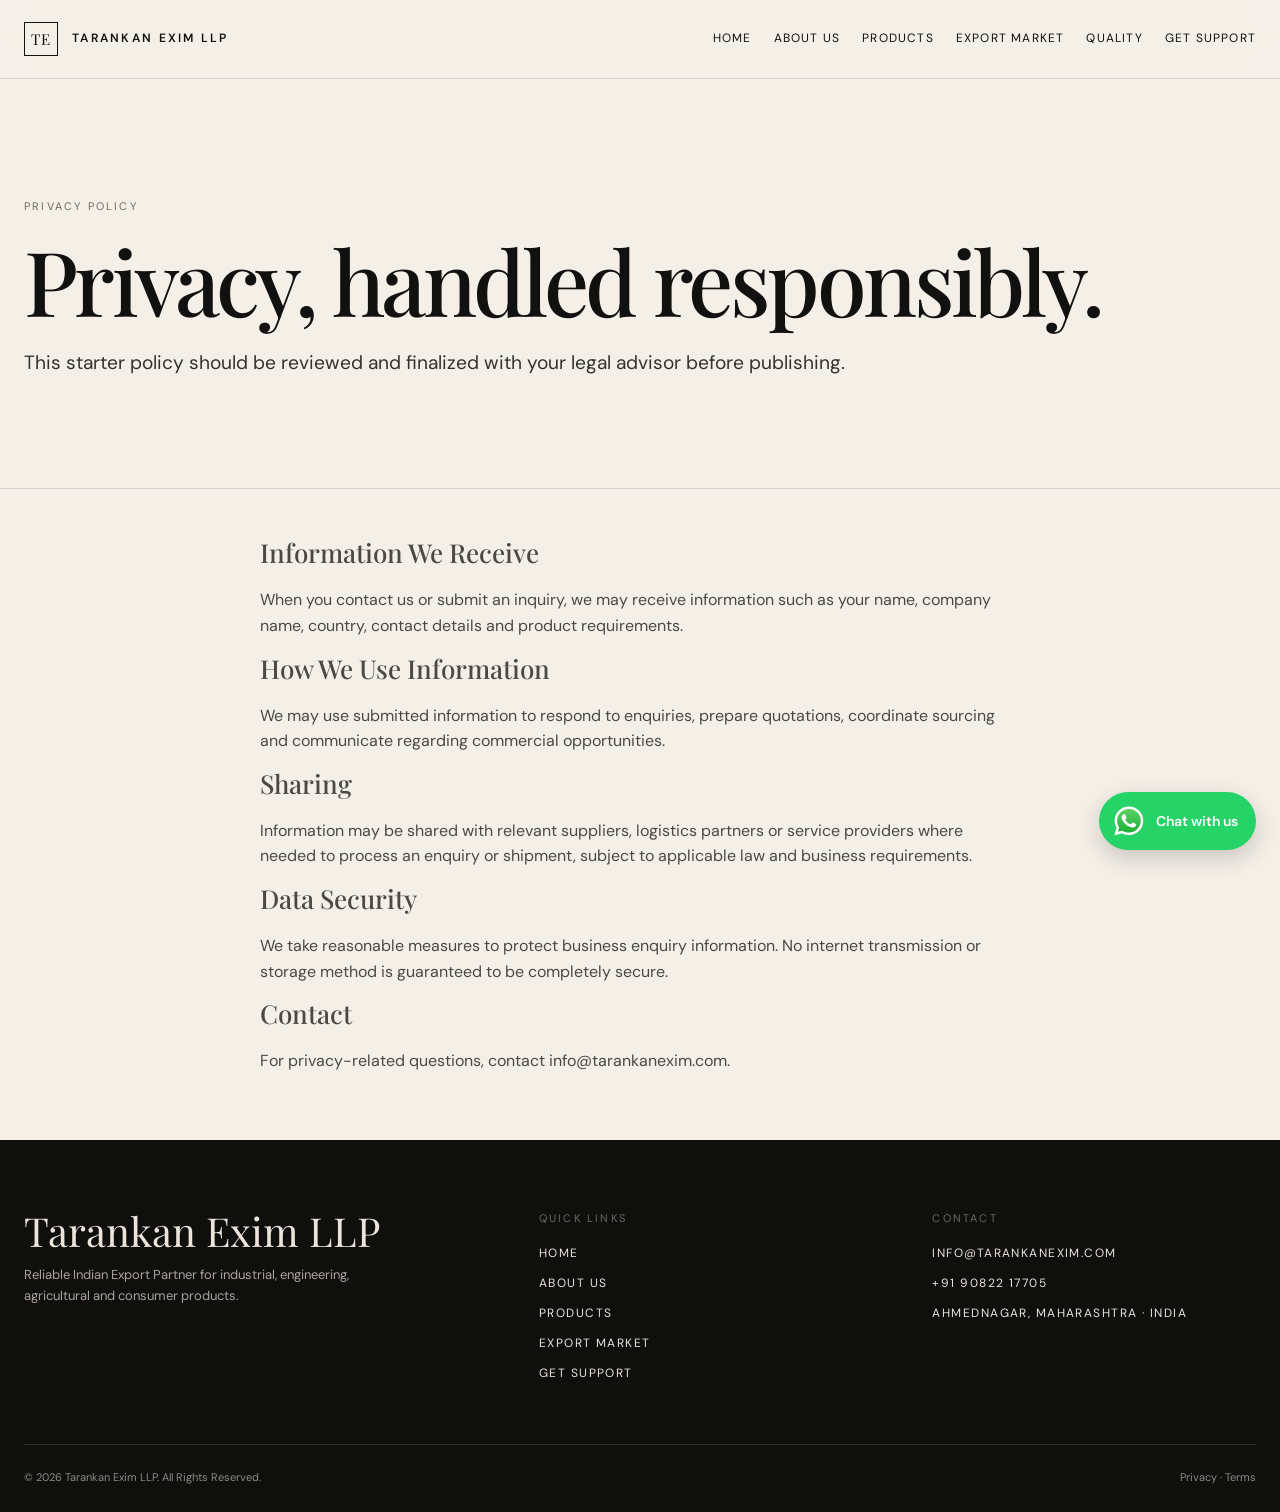
<file: privacy.html>
<!doctype html>
<html lang="en">

<head>
    <meta charset="utf-8">
    <meta name="viewport" content="width=device-width,initial-scale=1">
    <title>Privacy Policy | Tarankan Exim LLP</title>
    <meta name="description" content="Privacy policy for Tarankan Exim LLP website visitors and enquiry submissions.">
    <link rel="stylesheet" href="css/style.css">
</head>

<body>
    <header class="site-header">
        <div class="container nav"><a class="brand" href="index.html"><span class="brand-mark">TE</span><span
                    class="brand-text">Tarankan Exim LLP</span></a><button class="menu-btn" aria-label="Open menu"
                aria-expanded="false">☰</button>
            <nav class="nav-links"><a class="" href="index.html">Home</a><a class="" href="about.html">About Us</a><a
                    class="" href="products.html">Products</a><a class=""
                    href="markets.html">Export Market</a><a class="" href="quality.html">Quality</a><a class=""
                    href="contact.html">Get Support</a></nav>
        </div>
    </header>
    <main>
        <section class="page-hero">
            <div class="container">
                <div class="eyebrow">Privacy Policy</div>
                <h1>Privacy, handled responsibly.</h1>
                <p class="lead">This starter policy should be reviewed and finalized with your legal advisor before
                    publishing.</p>
            </div>
        </section>
        <section class="section">
            <div class="container body-copy">
                <h3>Information We Receive</h3>
                <p>When you contact us or submit an inquiry, we may receive information such as your name, company name,
                    country, contact details and product requirements.</p>
                <h3>How We Use Information</h3>
                <p>We may use submitted information to respond to enquiries, prepare quotations, coordinate sourcing and
                    communicate regarding commercial opportunities.</p>
                <h3>Sharing</h3>
                <p>Information may be shared with relevant suppliers, logistics partners or service providers where
                    needed to process an enquiry or shipment, subject to applicable law and business requirements.</p>
                <h3>Data Security</h3>
                <p>We take reasonable measures to protect business enquiry information. No internet transmission or
                    storage method is guaranteed to be completely secure.</p>
                <h3>Contact</h3>
                <p>For privacy-related questions, contact <a
                        href="mailto:info@tarankanexim.com">info@tarankanexim.com</a>.</p>
            </div>
        </section>
        <!-- WhatsApp Floating Chat --> <a
            href="https://wa.me/919082217705?text=Hello%20Tarankan%20Exim%20LLP%2C%20I%20would%20like%20to%20know%20more."
            class="whatsapp-float" target="_blank" rel="noopener noreferrer" aria-label="Chat with us on WhatsApp">
            <span class="whatsapp-icon"><img src="assets/WhatsApp.svg" alt=""></span> <span class="whatsapp-text">Chat
                with us</span> </a>
    </main>
    <footer>
        <div class="container footer-top">
            <div>
                <div class="footer-brand">Tarankan Exim LLP</div>
                <p class="footer-muted">Reliable Indian Export Partner for industrial, engineering, agricultural and
                    consumer products.</p>
            </div>
            <div>
                <div class="eyebrow">Quick Links</div>
                <div class="footer-links"><a href="index.html">Home</a><a href="about.html">About Us</a><a
                        href="products.html">Products</a><a href="markets.html">Export Market</a><a
                        href="contact.html">Get Support</a></div>
            </div>
            <div>
                <div class="eyebrow">Contact</div>
                <div class="footer-links"><a href="mailto:info@tarankanexim.com">info@tarankanexim.com</a><a
                        href="tel:+919082217705">+91 90822 17705</a><span>Ahmednagar, Maharashtra · India</span></div>
            </div>
        </div>
        <div class="container footer-bottom"><span>© <span data-year></span> Tarankan Exim LLP. All Rights
                Reserved.</span><span><a href="privacy.html">Privacy</a> · <a href="terms.html">Terms</a></span></div>
    </footer>
    <script src="js/main.js"></script>
</body>

</html>
</file>
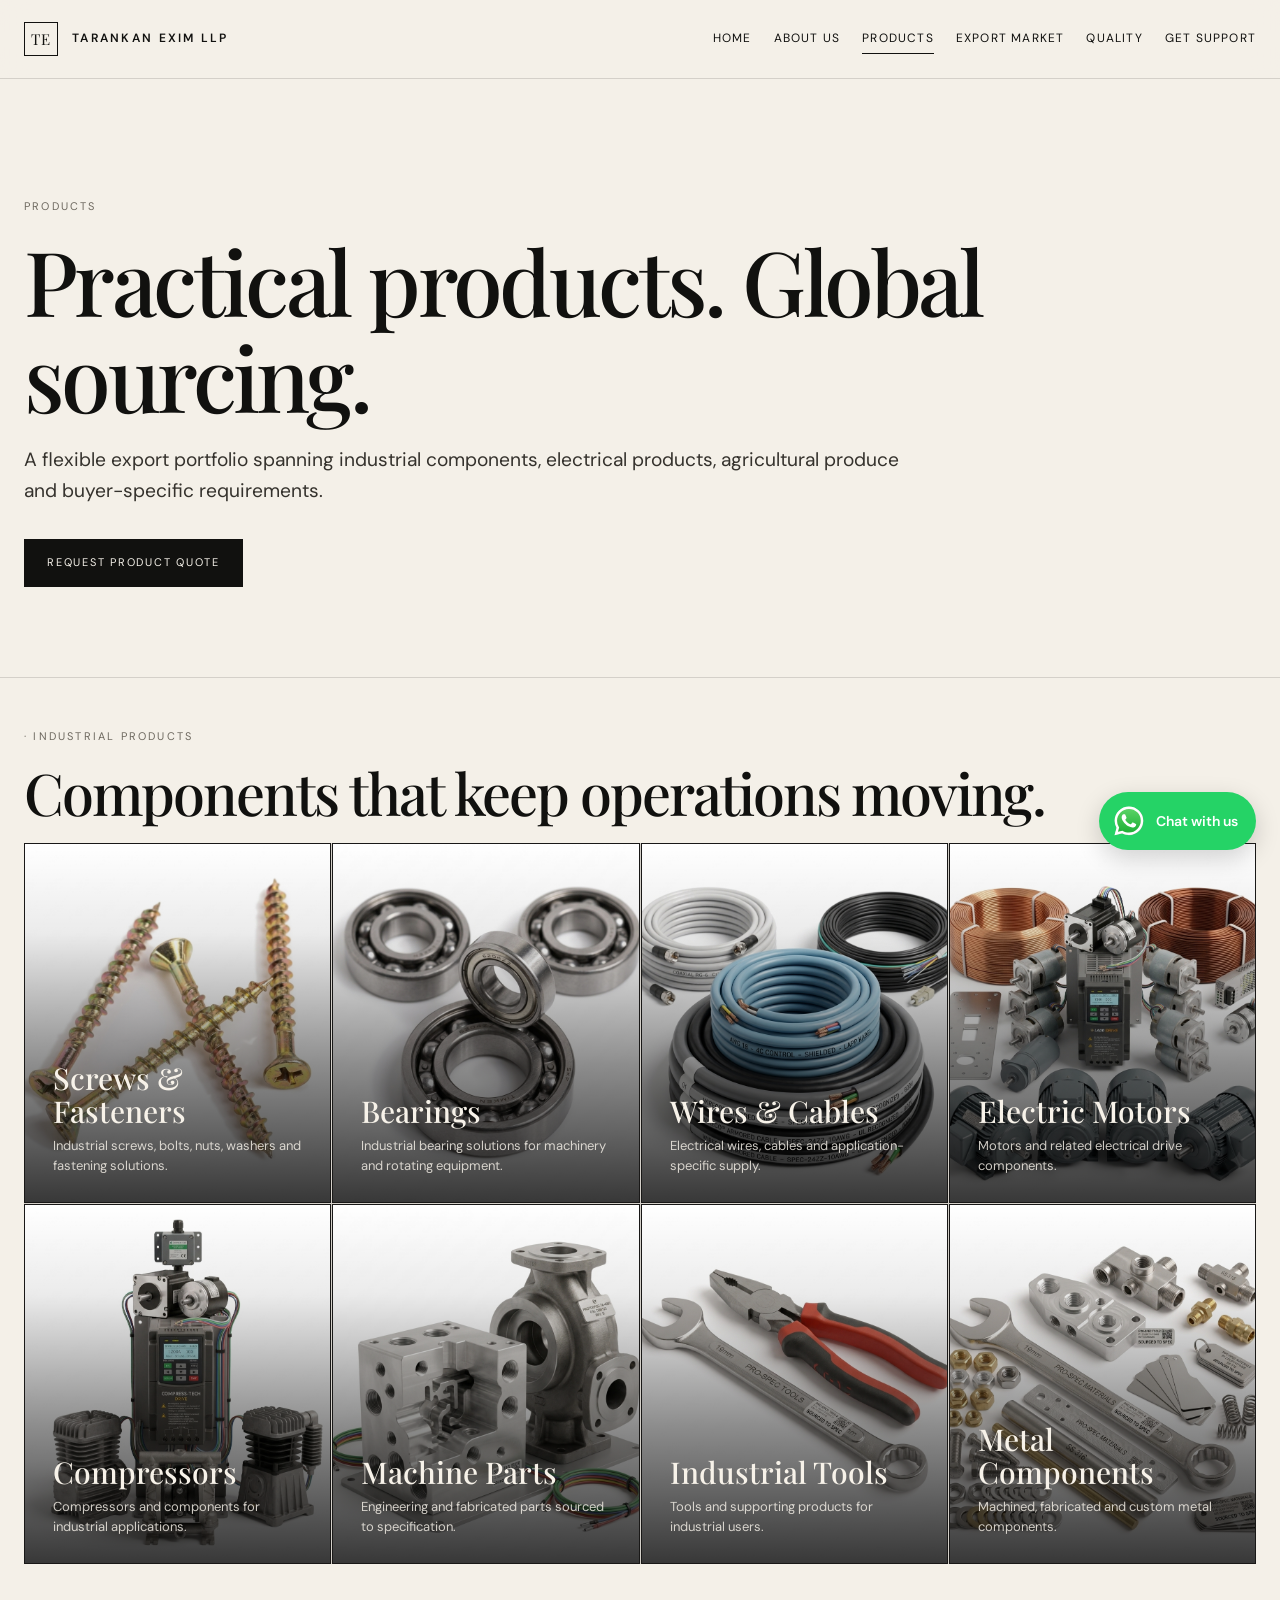
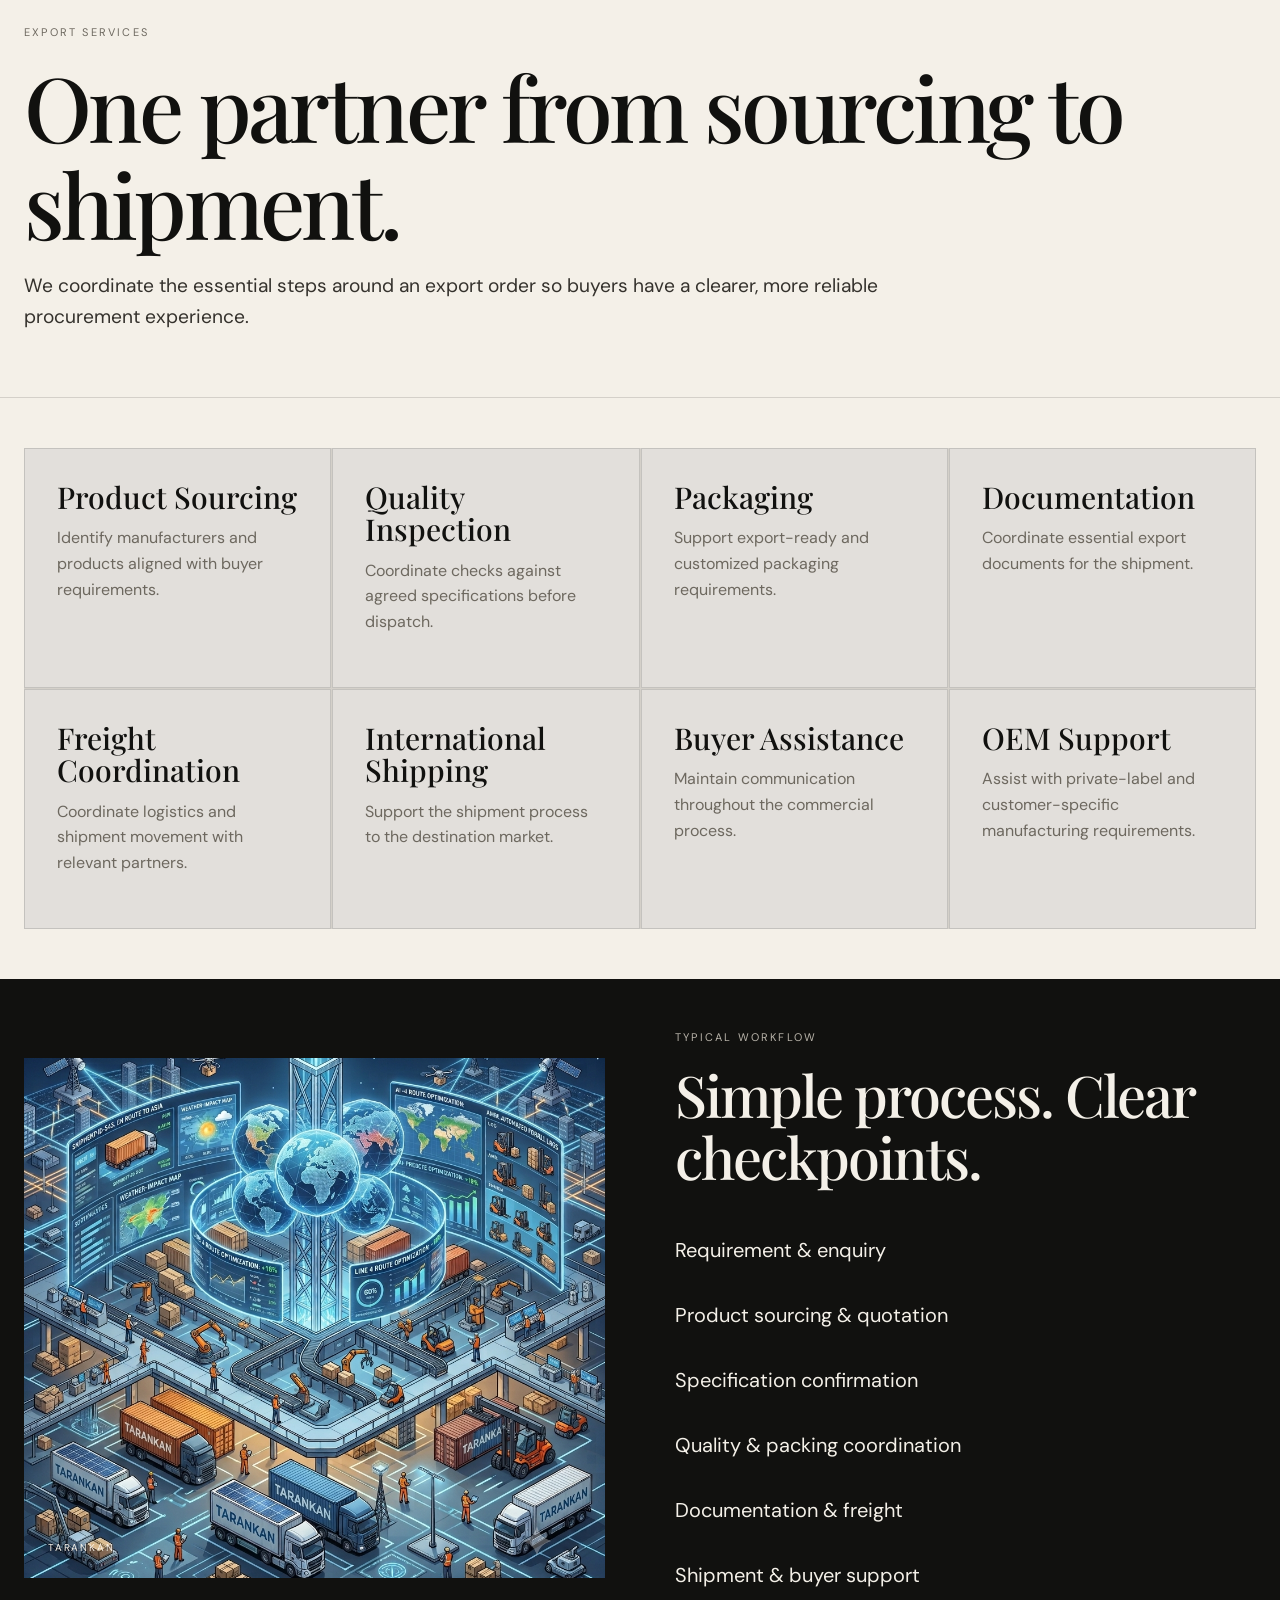
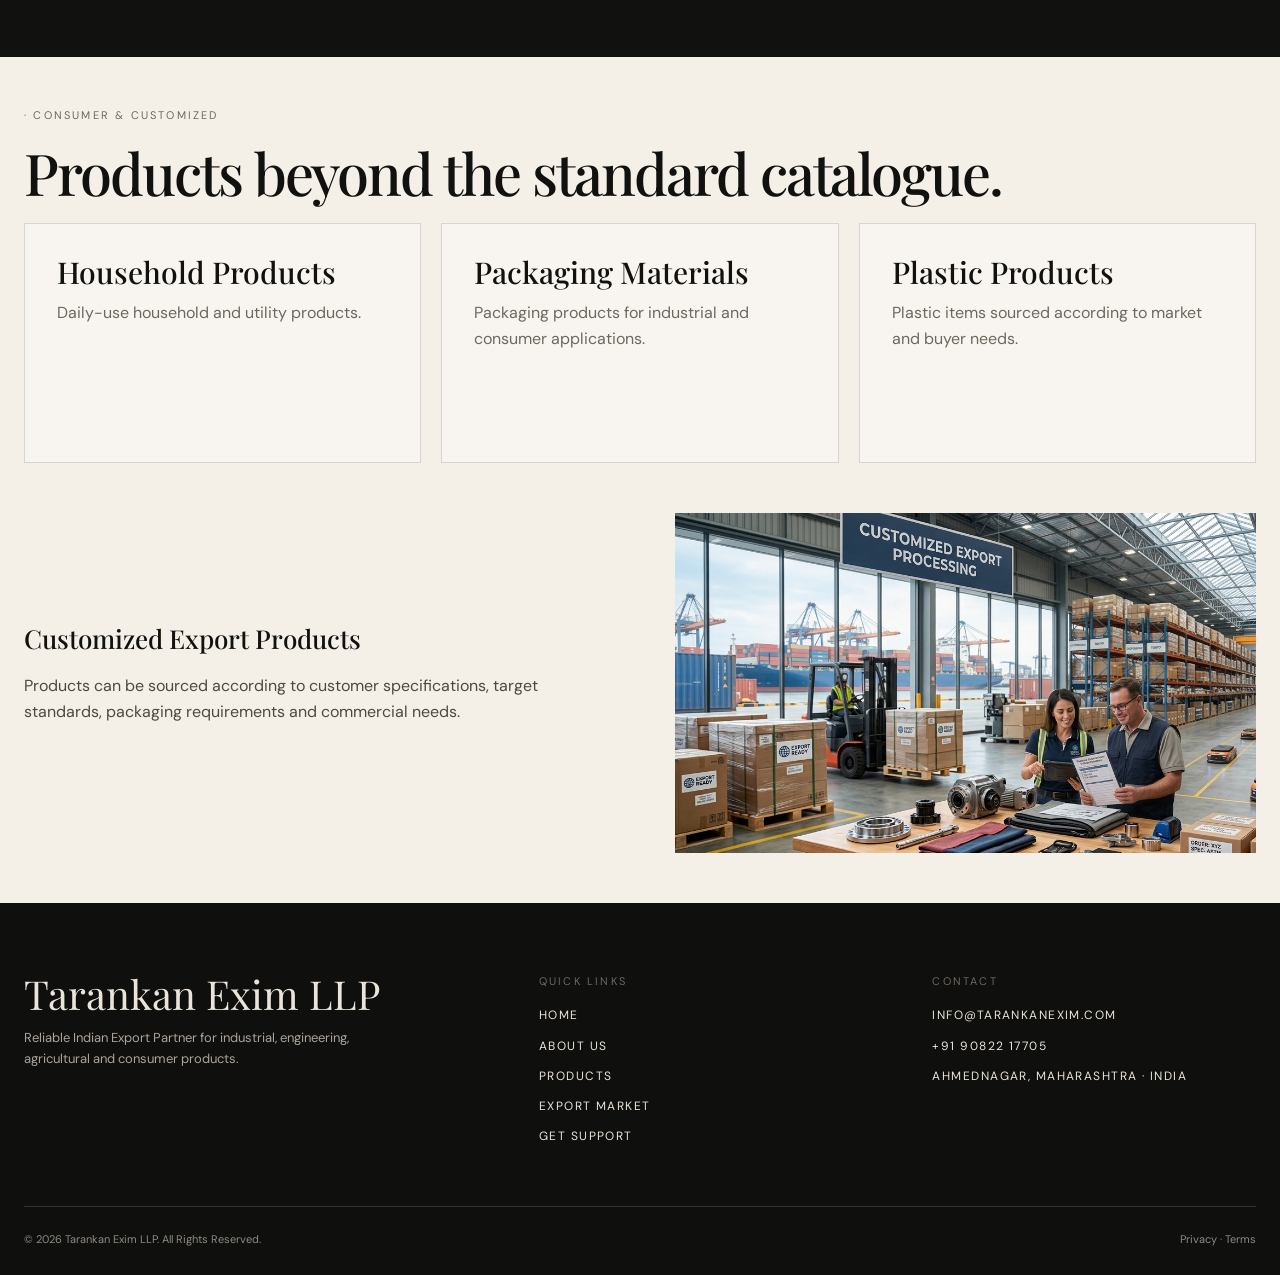
<file: products.html>
<!doctype html>
<html lang="en">

<head>
    <meta charset="utf-8">
    <meta name="viewport" content="width=device-width,initial-scale=1">
    <title>Products | Tarankan Exim LLP</title>
    <meta name="description"
        content="Industrial, engineering, agricultural, consumer and customized export products from India.">
    <link rel="stylesheet" href="css/style.css">
</head>

<body>
    <header class="site-header">
        <div class="container nav"><a class="brand" href="index.html"><span class="brand-mark">TE</span><span
                    class="brand-text">Tarankan Exim LLP</span></a><button class="menu-btn" aria-label="Open menu"
                aria-expanded="false">☰</button>
            <nav class="nav-links"><a class="" href="index.html">Home</a><a class="" href="about.html">About Us</a><a
                    class="active" href="products.html">Products</a><a
                    class="" href="markets.html">Export Market</a><a class="" href="quality.html">Quality</a><a class=""
                    href="contact.html">Get Support</a></nav>
        </div>
    </header>
    <main>
        <section class="page-hero">
            <div class="container">
                <div class="eyebrow">Products</div>
                <h1>Practical products. Global sourcing.</h1>
                <p class="lead">A flexible export portfolio spanning industrial components, electrical products,
                    agricultural produce and buyer-specific requirements.</p>
                <div class="btn-row"><a class="btn dark" href="inquiry.html">Request Product Quote</a>
                    <!-- <a class="btn"
                        href="https://docs.google.com/spreadsheets/d/17Umn9RCLzH7cf8ZZpCX_K7xNC6fyUaXR3gzUO7_LEzY/edit?usp=sharing"
                        target="_blank" rel="noopener">View HSN Code List</a> -->
                    </div>
            </div>
        </section>
        <section class="section" id="industrial">
            <div class="container">
                <div class="eyebrow"> · Industrial Products</div>
                <h2>Components that keep operations moving.</h2>
                <div class="four-col">
                    <!-- <div class="card">
                        <h3>Screws & Fasteners</h3>
                        <p>Industrial screws, bolts, nuts, washers and fastening solutions.</p>
                    </div> -->
                    <div class="card product-card">
                        <img src="assets/products/screws.png" alt="Industrial screws and fasteners" class="product-image">
                        <div class="product-card-content">
                            <h3>Screws & Fasteners</h3>
                            <p>Industrial screws, bolts, nuts, washers and fastening solutions.</p>
                        </div>
                    </div>
                    <!-- <div class="card">
                        <h3>Bearings</h3>
                        <p>Industrial bearing solutions for machinery and rotating equipment.</p>
                    </div> -->
                    <div class="card product-card">
                        <img src="assets/products/bearings.png" alt="Industrial screws and fasteners" class="product-image">
                        <div class="product-card-content">
                            <h3>Bearings</h3>
                            <p>Industrial bearing solutions for machinery and rotating equipment.</p>
                        </div>
                    </div>
                    <!-- <div class="card">
                        <h3>Wires & Cables</h3>
                        <p>Electrical wires, cables and application-specific supply.</p>
                    </div> -->
                    <div class="card product-card">
                        <img src="assets/products/wires-&-cables.png" alt="Industrial screws and fasteners" class="product-image">
                        <div class="product-card-content">
                            <h3>Wires & Cables</h3>
                            <p>Electrical wires, cables and application-specific supply.</p>
                        </div>
                    </div>
                    <!-- <div class="card">
                        <h3>Electric Motors</h3>
                        <p>Motors and related electrical drive components.</p>
                    </div> -->
                    <div class="card product-card">
                        <img src="assets/products/electric-motors.png" alt="Industrial screws and fasteners" class="product-image">
                        <div class="product-card-content">
                            <h3>Electric Motors</h3>
                            <p>Motors and related electrical drive components.</p>
                        </div>
                    </div>
                    <!-- <div class="card">
                        <h3>Compressors</h3>
                        <p>Compressors and components for industrial applications.</p>
                    </div> -->
                    <div class="card product-card">
                        <img src="assets/products/compressor.png" alt="Industrial screws and fasteners" class="product-image">
                        <div class="product-card-content">
                            <h3>Compressors</h3>
                            <p>Compressors and components for industrial applications.</p>
                        </div>
                    </div>
                    <!-- <div class="card">
                        <h3>Machine Parts</h3>
                        <p>Engineering and fabricated parts sourced to specification.</p>
                    </div> -->
                    <div class="card product-card">
                        <img src="assets/products/machine-parts.png" alt="Industrial screws and fasteners" class="product-image">
                        <div class="product-card-content">
                            <h3>Machine Parts</h3>
                            <p>Engineering and fabricated parts sourced to specification.</p>
                        </div>
                    </div>
                    <!-- <div class="card">
                        <h3>Industrial Tools</h3>
                        <p>Tools and supporting products for industrial users.</p>
                    </div> -->
                    <div class="card product-card">
                        <img src="assets/products/industrial-tools.png" alt="Industrial screws and fasteners" class="product-image">
                        <div class="product-card-content">
                            <h3>Industrial Tools</h3>
                            <p>Tools and supporting products for industrial users.</p>
                        </div>
                    </div>
                    <!-- <div class="card">
                        <h3>Metal Components</h3>
                        <p>Machined, fabricated and custom metal components.</p>
                    </div> -->
                    <div class="card product-card">
                        <img src="assets/products/metal-components.png" alt="Industrial screws and fasteners" class="product-image">
                        <div class="product-card-content">
                            <h3>Metal Components</h3>
                            <p>Machined, fabricated and custom metal components.</p>
                        </div>
                    </div>
                </div>
            </div>
        </section>
        <section class="page-hero" id = "services-hero">
            <div class="container">
                <div class="eyebrow">Export Services</div>
                <h1>One partner from sourcing to shipment.</h1>
                <p class="lead">We coordinate the essential steps around an export order so buyers have a clearer, more
                    reliable procurement experience.</p>
            </div>
        </section>
        <section class="section">
            <div class="container four-col">
                <div class="card">
                    <h3>Product Sourcing</h3>
                    <p>Identify manufacturers and products aligned with buyer requirements.</p>
                </div>
                <div class="card">
                    <h3>Quality Inspection</h3>
                    <p>Coordinate checks against agreed specifications before dispatch.</p>
                </div>
                <div class="card">
                    <h3>Packaging</h3>
                    <p>Support export-ready and customized packaging requirements.</p>
                </div>
                <div class="card">
                    <h3>Documentation</h3>
                    <p>Coordinate essential export documents for the shipment.</p>
                </div>
                <div class="card">
                    <h3>Freight Coordination</h3>
                    <p>Coordinate logistics and shipment movement with relevant partners.</p>
                </div>
                <div class="card">
                    <h3>International Shipping</h3>
                    <p>Support the shipment process to the destination market.</p>
                </div>
                <div class="card">
                    <h3>Buyer Assistance</h3>
                    <p>Maintain communication throughout the commercial process.</p>
                </div>
                <div class="card">
                    <h3>OEM Support</h3>
                    <p>Assist with private-label and customer-specific manufacturing requirements.</p>
                </div>
            </div>
        </section>
        <section class="section dark">
            <div class="container two-col">
                <div class="visual">
                    <img src="assets/services/logistics.png"alt="International logistics and shipping"class="visual-image">
                    <span class="visual-label">Tarankan</span></div>
                <div>
                    <div class="eyebrow">Typical Workflow</div>
                    <h2>Simple process. Clear checkpoints.</h2>
                    <ol class="clean-list workflow-list">
                        <li><span class = "workflow-list-text">Requirement & enquiry</span><span></span></li>
                        <li><span class = "workflow-list-text">Product sourcing & quotation</span><span></span></li>
                        <li><span class = "workflow-list-text">Specification confirmation</span><span></span></li>
                        <li><span class = "workflow-list-text">Quality & packing coordination</span><span></span></li>
                        <li><span class = "workflow-list-text">Documentation & freight</span><span></span></li>
                        <li><span class = "workflow-list-text">Shipment & buyer support</span><span></span></li>
                    </ol>
                </div>
            </div>
        </section>
        <section class="section" id="consumer">
            <div class="container">
                <div class="eyebrow"> · Consumer & Customized</div>
                <h2>Products beyond the standard catalogue.</h2>
                <div class="three-col">
                    <div class="card">
                        <h3>Household Products</h3>
                        <p>Daily-use household and utility products.</p>
                    </div>
                    <div class="card">
                        <h3>Packaging Materials</h3>
                        <p>Packaging products for industrial and consumer applications.</p>
                    </div>
                    <div class="card">
                        <h3>Plastic Products</h3>
                        <p>Plastic items sourced according to market and buyer needs.</p>
                    </div>
                </div>
                <div class="two-col" style="margin-top:50px">
                    <div>
                        <h3>Customized Export Products</h3>
                        <p class="body-copy">Products can be sourced according to customer specifications, target
                            standards, packaging requirements and commercial needs.</p>
                    </div>
                    <!-- <div class="visual small"><span class="visual-label">Product photography placeholder</span></div> -->
                     <div class="visual small">
                        <img src="assets/products/customized-export.png"
                            alt="Customized export products"
                            class="visual-image">
                    </div>
                </div>
            </div>
        </section>
        <!-- WhatsApp Floating Chat --> <a
            href="https://wa.me/919082217705?text=Hello%20Tarankan%20Exim%20LLP%2C%20I%20would%20like%20to%20know%20more."
            class="whatsapp-float" target="_blank" rel="noopener noreferrer" aria-label="Chat with us on WhatsApp">
            <span class="whatsapp-icon"><img src="assets/WhatsApp.svg" alt=""></span> <span class="whatsapp-text">Chat
                with us</span> </a>
    </main>
    <footer>
        <div class="container footer-top">
            <div>
                <div class="footer-brand">Tarankan Exim LLP</div>
                <p class="footer-muted">Reliable Indian Export Partner for industrial, engineering, agricultural and
                    consumer products.</p>
            </div>
            <div>
                <div class="eyebrow">Quick Links</div>
                <div class="footer-links"><a href="index.html">Home</a><a href="about.html">About Us</a><a
                        href="products.html">Products</a><a href="markets.html">Export Market</a><a
                        href="contact.html">Get Support</a></div>
            </div>
            <div>
                <div class="eyebrow">Contact</div>
                <div class="footer-links"><a href="mailto:info@tarankanexim.com">info@tarankanexim.com</a><a
                        href="tel:+919082217705">+91 90822 17705</a><span>Ahmednagar, Maharashtra · India</span></div>
            </div>
        </div>
        <div class="container footer-bottom"><span>© <span data-year></span> Tarankan Exim LLP. All Rights
                Reserved.</span><span><a href="privacy.html">Privacy</a> · <a href="terms.html">Terms</a></span></div>
    </footer>
    <script src="js/main.js"></script>
</body>

</html>
</file>
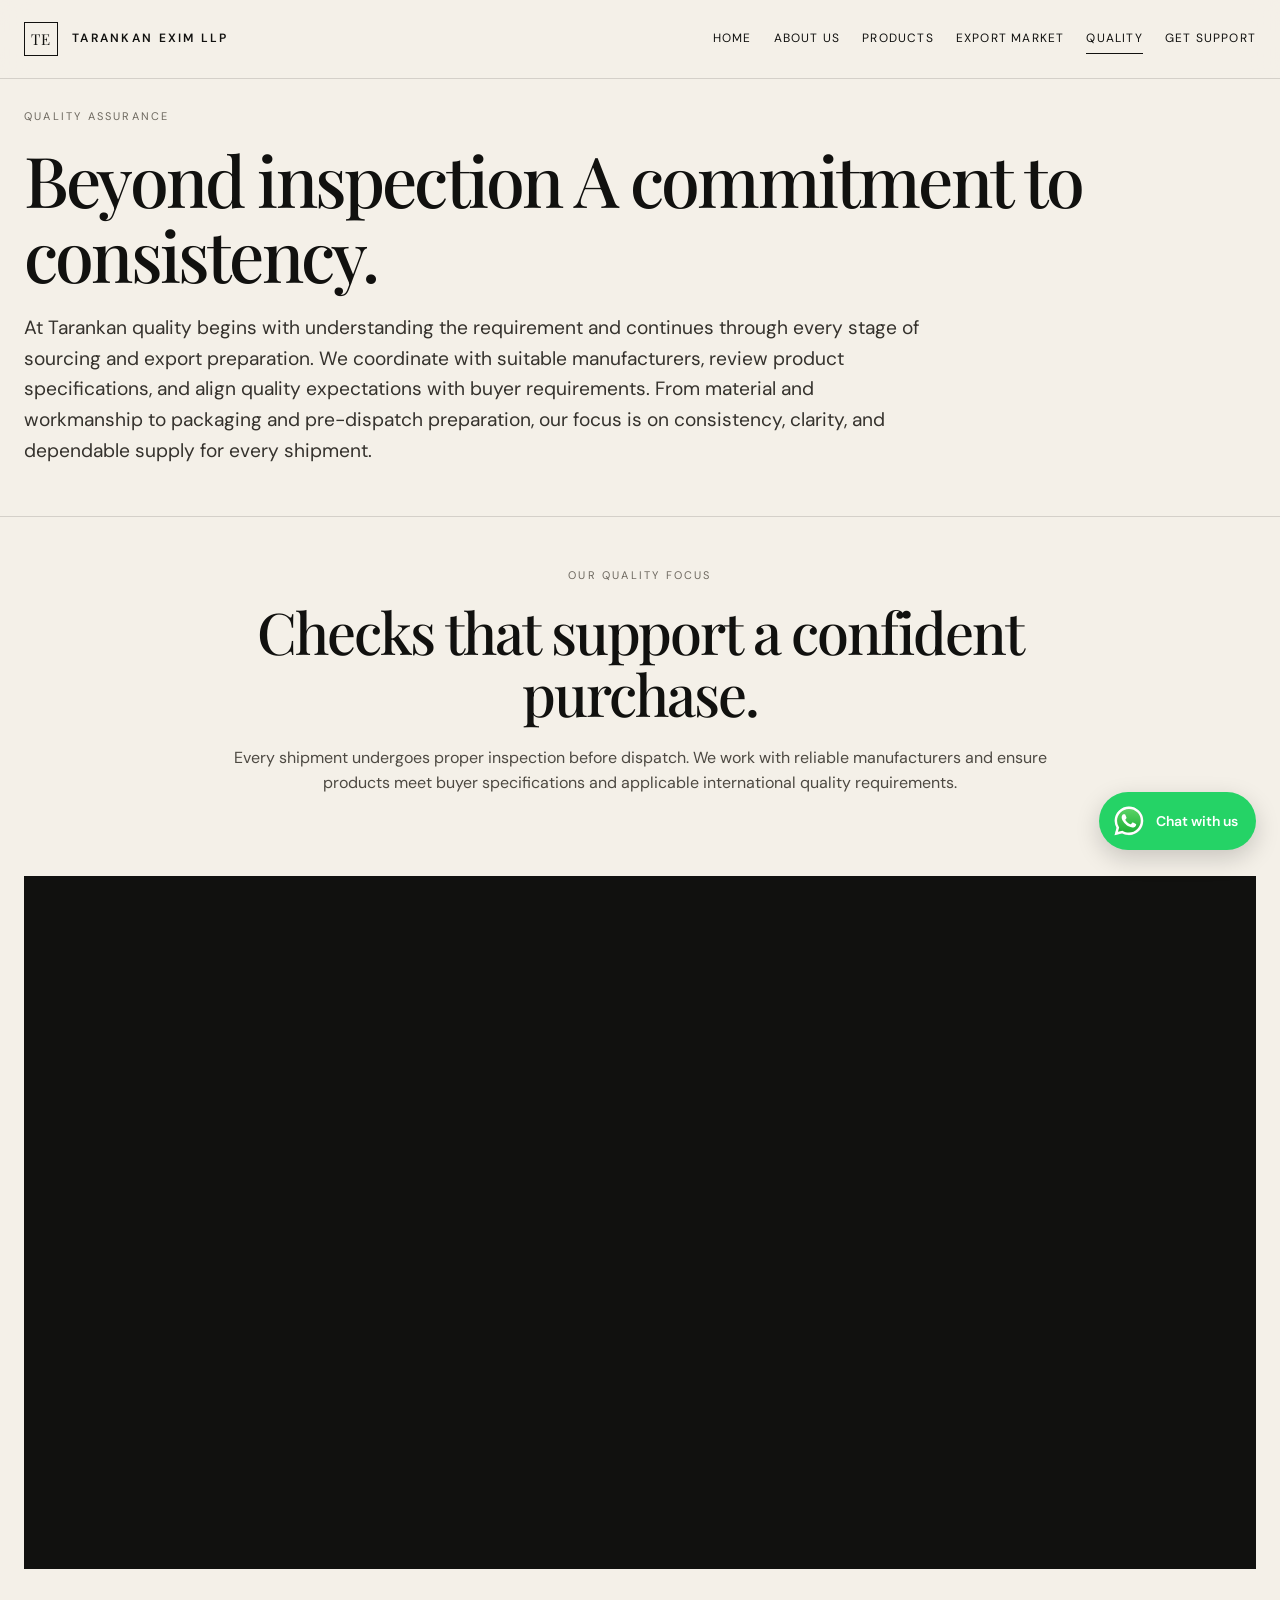
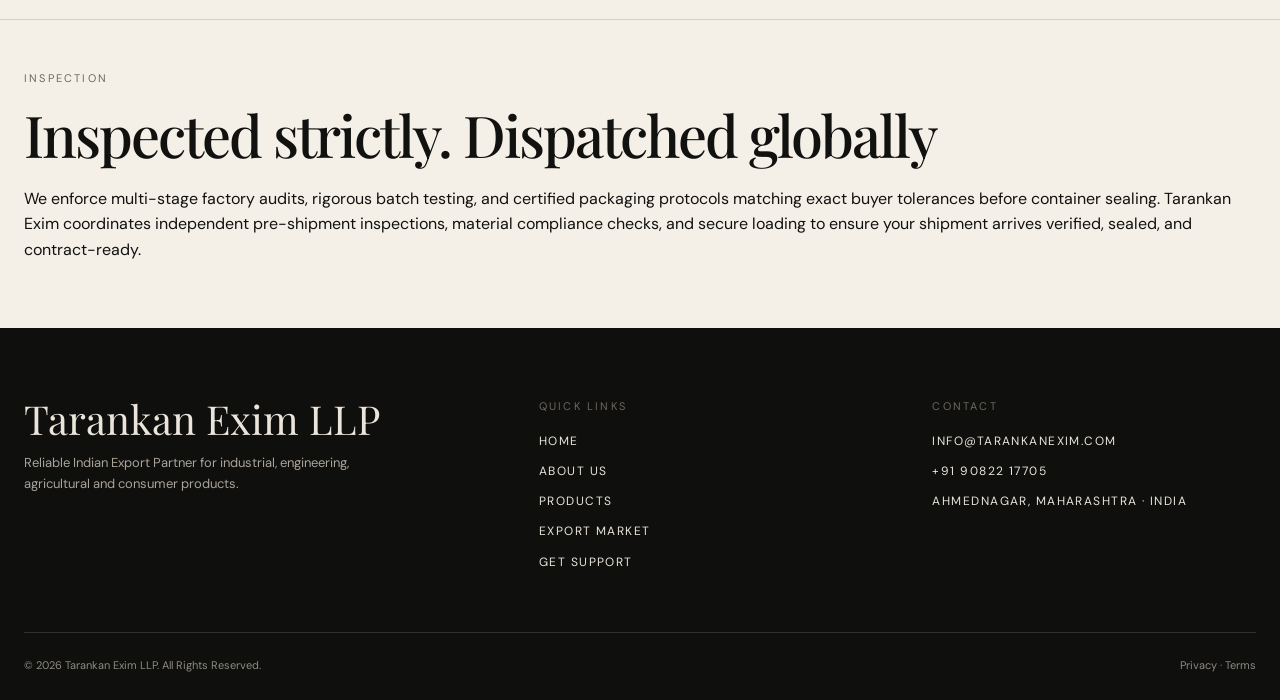
<file: quality.html>
<!doctype html>
<html lang="en">

<head>
    <meta charset="utf-8">
    <meta name="viewport" content="width=device-width,initial-scale=1">
    <title>Quality Assurance | Tarankan Exim LLP</title>
    <meta name="description"
        content="Tarankan Exim LLP focuses on quality control, packaging, export compliance, timely shipment and documentation.">
    <link rel="stylesheet" href="css/style.css">
</head>

<body>
    <header class="site-header">
        <div class="container nav"><a class="brand" href="index.html"><span class="brand-mark">TE</span><span
                    class="brand-text">Tarankan Exim LLP</span></a><button class="menu-btn" aria-label="Open menu"
                aria-expanded="false">☰</button>
            <nav class="nav-links"><a class="" href="index.html">Home</a><a class="" href="about.html">About Us</a><a
                    class="" href="products.html">Products</a><a class=""
                    href="markets.html">Export Market</a><a class="active" href="quality.html">Quality</a><a class=""
                    href="contact.html">Get Support</a></nav>
        </div>
    </header>
    <main>
        <section class="page-hero" id = "quality-hero-section">
            <div class="container">
                <div class="eyebrow">Quality Assurance</div>
                <h1 id = "quality-hero-heading">Beyond inspection A commitment to consistency.</h1>
                <p class="lead">At Tarankan quality begins with understanding the requirement and continues through every stage of sourcing and export preparation. We coordinate with suitable manufacturers, review product specifications, and align quality expectations with buyer requirements. From material and workmanship to packaging and pre-dispatch preparation, our focus is on consistency, clarity, and dependable supply for every shipment.</p>
            </div>
        </section>
        <!-- <section class="section">
            <div class="container two-col">
                <div class="visual tall">
                    <img src="assets/quality/quality-inspection.svg" alt = "Quality inspection at Tarankan Exim" class="visual-image">
                    <span class="visual-label">Quality inspection</span></div>
                <div>
                    <div class="eyebrow">Our Quality Focus</div>
                    <h2>Checks that support a confident purchase.</h2>
                    <p class="body-copy">Every shipment undergoes proper inspection before dispatch. We work with
                        reliable manufacturers and ensure products meet buyer specifications and applicable
                        international quality requirements.</p>
                    <ul class="clean-list">
                        <li class = "quality-clean-list"><span>Quality Control</span><span>🛡️</span></li>
                        <li class = "quality-clean-list"><span>Proper Packaging</span><span>📦</span></li>
                        <li class = "quality-clean-list"><span>Export Compliance</span><span>✅</span></li>
                        <li class = "quality-clean-list"><span>Timely Shipment</span><span>⏱️</span></li>
                        <li class = "quality-clean-list"><span>Complete Documentation</span><span>📋</span></li>
                    </ul>
                </div>
            </div>
        </section> -->
        <!-- <section class="section quality-focus-section">
            <div class="container two-col"> -->

                <!-- LEFT: Animated Quality Journey -->
                <!-- <div class="visual quality-animation-visual"> -->

                    <!-- <img
                        src="assets/quality/quality-inspection.svg"
                        alt="Tarankan Exim quality inspection journey"
                        class="quality-animation-svg"
                    > -->
                    <!-- <picture> -->
    <!-- Old phone/mobile version -->
    <!-- <source
        media="(max-width: 980px)"
        srcset="assets/quality/quality-inspection-small.svg"
    > -->

    <!-- Tall desktop version -->
    <!-- <img
        src="assets/quality/quality-inspection.svg"
        alt="Tarankan Exim quality inspection journey"
        class="quality-animation-svg"
    >
</picture> -->

                    <!-- <span class="visual-label">Quality inspection</span> -->
                <!-- </div> -->


                <!-- RIGHT: Quality Content -->
                <!-- <div>
                    <div class="eyebrow">Our Quality Focus</div>

                    <h2>Checks that support a confident purchase.</h2>

                    <p class="body-copy">
                        Every shipment undergoes proper inspection before dispatch.
                        We work with reliable manufacturers and ensure products meet
                        buyer specifications and applicable international quality
                        requirements.
                    </p> -->

                    <!-- <ul class="clean-list">

                        <li class="quality-clean-list">
                            <span>Quality Control</span>
                            <span>🛡️</span>
                        </li>

                        <li class="quality-clean-list">
                            <span>Proper Packaging</span>
                            <span>📦</span>
                        </li>

                        <li class="quality-clean-list">
                            <span>Export Compliance</span>
                            <span>✅</span>
                        </li>

                        <li class="quality-clean-list">
                            <span>Timely Shipment</span>
                            <span>⏱️</span>
                        </li>

                        <li class="quality-clean-list">
                            <span>Complete Documentation</span>
                            <span>📋</span>
                        </li>

                    </ul> -->
                    <!-- <ul class="clean-list">

                        <li class="quality-clean-list">
                            <span>Specification Verification</span>
                            <span>📐</span>
                        </li>

                        <li class="quality-clean-list">
                            <span>Material Inspection</span>
                            <span>🔍</span>
                        </li>

                        <li class="quality-clean-list">
                            <span>Dimensional Accuracy</span>
                            <span>📏</span>
                        </li>

                        <li class="quality-clean-list">
                            <span>Workmanship & Finish</span>
                            <span>✨</span>
                        </li>

                        <li class="quality-clean-list">
                            <span>Functional Inspection</span>
                            <span>⚙️</span>
                        </li>

                        <li class="quality-clean-list">
                            <span>Quantity Verification</span>
                            <span>🔢</span>
                        </li>

                        <li class="quality-clean-list">
                            <span>Packaging Inspection</span>
                            <span>📦</span>
                        </li>

                        <li class="quality-clean-list">
                            <span>Cargo Condition Check</span>
                            <span>🚢</span>
                        </li>

                        <li class="quality-clean-list">
                            <span>Labelling & Marking</span>
                            <span>🏷️</span>
                        </li>

                        <li class="quality-clean-list">
                            <span>Pre-Dispatch Inspection</span>
                            <span>✅</span>
                        </li>

                    </ul>
                </div>

            </div>
        </section> -->
        <section class="section quality-focus-section">

    <div class="container">

        <!-- QUALITY INTRO -->
        <div class="quality-focus-intro">

            <div class="eyebrow">
                Our Quality Focus
            </div>

            <h2>
                Checks that support a confident purchase.
            </h2>

            <p class="body-copy">
                Every shipment undergoes proper inspection before dispatch.
                We work with reliable manufacturers and ensure products meet
                buyer specifications and applicable international quality
                requirements.
            </p>

        </div>


        <!-- LANDSCAPE VIEWPORT / VERTICAL JOURNEY -->
        <!-- <div class="quality-animation-visual">

            <picture> -->

                <!-- Mobile version -->
                <!-- <source
                    media="(max-width: 640px)"
                    srcset="assets/quality/quality-inspection-small.svg"
                > -->

                <!-- Desktop / tablet -->
                <!-- <img
                    src="assets/quality/tarankan-quality-journey-loop.svg"
                    alt="Tarankan Exim upward quality inspection journey"
                    class="quality-animation-svg"
                >

            </picture>

        </div> -->
        <div class="quality-animation-visual">

            <video
                class="quality-animation-video"
                autoplay
                muted
                loop
                playsinline
                preload="metadata"
            >
                <source
                    src="assets/quality/working.mp4"
                    type="video/mp4"
                >
                Your browser does not support the video tag.
            </video>

        </div>

    </div>

</section>
        <section class="section section-rule">
            <div class="container">
                <div class="eyebrow">Inspection</div>
                <h2 id = "quality-inspection">Inspected strictly. Dispatched globally</h2>
                <!-- <div class="four-col" style="margin-top:36px">
                    <div class="card">
                        <h3>Commercial Invoice</h3>
                        <p>Commercial details for the transaction.</p>
                    </div>
                    <div class="card">
                        <h3>Packing List</h3>
                        <p>Package-level shipment information.</p>
                    </div>
                    <div class="card">
                        <h3>Certificate of Origin</h3>
                        <p>Origin documentation where required.</p>
                    </div>
                    <div class="card">
                        <h3>Bill of Lading</h3>
                        <p>Transport documentation for relevant shipments.</p>
                    </div>
                    <div class="card">
                        <h3>Shipping Bill</h3>
                        <p>Export customs filing documentation.</p>
                    </div>
                    <div class="card">
                        <h3>Insurance</h3>
                        <p>Insurance documents when applicable.</p>
                    </div>
                    <div class="card">
                        <h3>Buyer Documents</h3>
                        <p>Additional documents as required by the importing market.</p>
                    </div>
                    <div class="card">
                        <h3>Other Compliance</h3>
                        <p>Documents coordinated based on product and destination.</p>
                    </div>
                </div> -->
                <p>We enforce multi-stage factory audits, rigorous batch testing, and certified packaging protocols matching exact buyer tolerances before container sealing. Tarankan Exim coordinates independent pre-shipment inspections, material compliance checks, and secure loading to ensure your shipment arrives verified, sealed, and contract-ready.</p>
            </div>
        </section>
        <!-- WhatsApp Floating Chat --> <a
            href="https://wa.me/919082217705?text=Hello%20Tarankan%20Exim%20LLP%2C%20I%20would%20like%20to%20know%20more."
            class="whatsapp-float" target="_blank" rel="noopener noreferrer" aria-label="Chat with us on WhatsApp">
            <span class="whatsapp-icon"><img src="assets/WhatsApp.svg" alt=""></span> <span class="whatsapp-text">Chat
                with us</span> </a>
    </main>
    <footer>
        <div class="container footer-top">
            <div>
                <div class="footer-brand">Tarankan Exim LLP</div>
                <p class="footer-muted">Reliable Indian Export Partner for industrial, engineering, agricultural and
                    consumer products.</p>
            </div>
            <div>
                <div class="eyebrow">Quick Links</div>
                <div class="footer-links"><a href="index.html">Home</a><a href="about.html">About Us</a><a
                        href="products.html">Products</a><a href="markets.html">Export Market</a><a
                        href="contact.html">Get Support</a></div>
            </div>
            <div>
                <div class="eyebrow">Contact</div>
                <div class="footer-links"><a href="mailto:info@tarankanexim.com">info@tarankanexim.com</a><a
                        href="tel:+919082217705">+91 90822 17705</a><span>Ahmednagar, Maharashtra · India</span></div>
            </div>
        </div>
        <div class="container footer-bottom"><span>© <span data-year></span> Tarankan Exim LLP. All Rights
                Reserved.</span><span><a href="privacy.html">Privacy</a> · <a href="terms.html">Terms</a></span></div>
    </footer>
    <script src="js/main.js"></script>
</body>

</html>
</file>
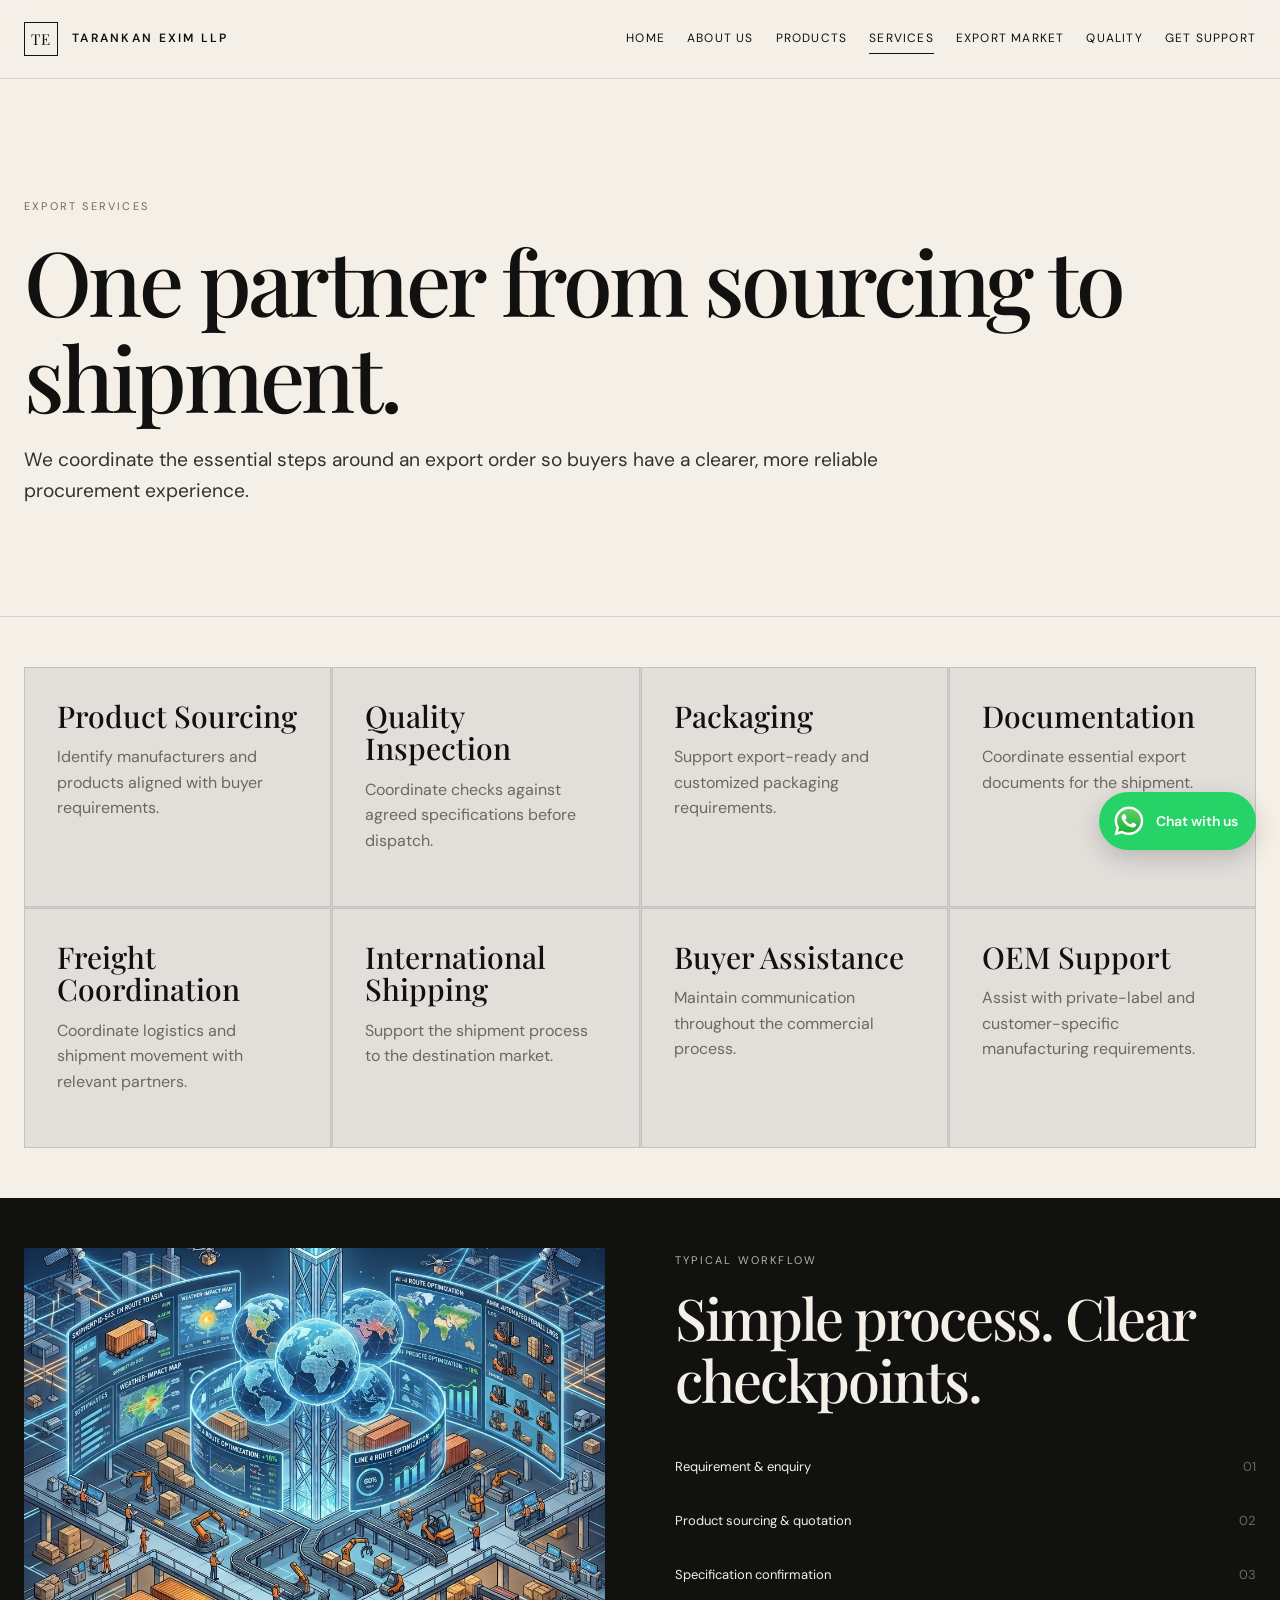
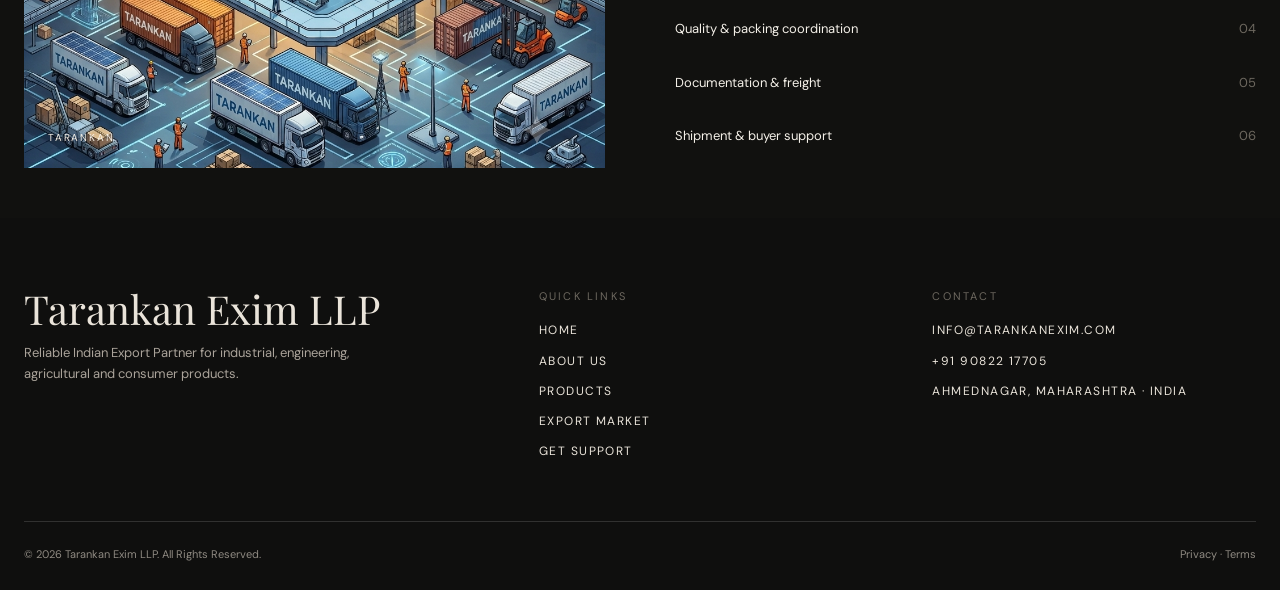
<file: services.html>
<!doctype html>
<html lang="en">

<head>
    <meta charset="utf-8">
    <meta name="viewport" content="width=device-width,initial-scale=1">
    <title>Export Services | Tarankan Exim LLP</title>
    <meta name="description"
        content="Complete export solutions from product sourcing to shipping and buyer assistance.">
    <link rel="stylesheet" href="css/style.css">
</head>

<body>
    <header class="site-header">
        <div class="container nav"><a class="brand" href="index.html"><span class="brand-mark">TE</span><span
                    class="brand-text">Tarankan Exim LLP</span></a><button class="menu-btn" aria-label="Open menu"
                aria-expanded="false">☰</button>
            <nav class="nav-links"><a class="" href="index.html">Home</a><a class="" href="about.html">About Us</a><a
                    class="" href="products.html">Products</a><a class="active" href="services.html">Services</a><a
                    class="" href="markets.html">Export Market</a><a class="" href="quality.html">Quality</a><a class=""
                    href="contact.html">Get Support</a></nav>
        </div>
    </header>
    <main>
        <section class="page-hero">
            <div class="container">
                <div class="eyebrow">Export Services</div>
                <h1>One partner from sourcing to shipment.</h1>
                <p class="lead">We coordinate the essential steps around an export order so buyers have a clearer, more
                    reliable procurement experience.</p>
            </div>
        </section>
        <section class="section">
            <div class="container four-col">
                <div class="card">
                    <h3>Product Sourcing</h3>
                    <p>Identify manufacturers and products aligned with buyer requirements.</p>
                </div>
                <div class="card">
                    <h3>Quality Inspection</h3>
                    <p>Coordinate checks against agreed specifications before dispatch.</p>
                </div>
                <div class="card">
                    <h3>Packaging</h3>
                    <p>Support export-ready and customized packaging requirements.</p>
                </div>
                <div class="card">
                    <h3>Documentation</h3>
                    <p>Coordinate essential export documents for the shipment.</p>
                </div>
                <div class="card">
                    <h3>Freight Coordination</h3>
                    <p>Coordinate logistics and shipment movement with relevant partners.</p>
                </div>
                <div class="card">
                    <h3>International Shipping</h3>
                    <p>Support the shipment process to the destination market.</p>
                </div>
                <div class="card">
                    <h3>Buyer Assistance</h3>
                    <p>Maintain communication throughout the commercial process.</p>
                </div>
                <div class="card">
                    <h3>OEM Support</h3>
                    <p>Assist with private-label and customer-specific manufacturing requirements.</p>
                </div>
            </div>
        </section>
        <section class="section dark">
            <div class="container two-col">
                <div class="visual">
                    <img src="assets/services/logistics.png"alt="International logistics and shipping"class="visual-image">
                    <span class="visual-label">Tarankan</span></div>
                <div>
                    <div class="eyebrow">Typical Workflow</div>
                    <h2>Simple process. Clear checkpoints.</h2>
                    <ol class="clean-list">
                        <li><span>Requirement & enquiry</span><span>01</span></li>
                        <li><span>Product sourcing & quotation</span><span>02</span></li>
                        <li><span>Specification confirmation</span><span>03</span></li>
                        <li><span>Quality & packing coordination</span><span>04</span></li>
                        <li><span>Documentation & freight</span><span>05</span></li>
                        <li><span>Shipment & buyer support</span><span>06</span></li>
                    </ol>
                </div>
            </div>
        </section>
        <!-- WhatsApp Floating Chat --> <a
            href="https://wa.me/919082217705?text=Hello%20Tarankan%20Exim%20LLP%2C%20I%20would%20like%20to%20know%20more."
            class="whatsapp-float" target="_blank" rel="noopener noreferrer" aria-label="Chat with us on WhatsApp">
            <span class="whatsapp-icon"><img src="assets/WhatsApp.svg" alt=""></span> <span class="whatsapp-text">Chat
                with us</span> </a>
    </main>
    <footer>
        <div class="container footer-top">
            <div>
                <div class="footer-brand">Tarankan Exim LLP</div>
                <p class="footer-muted">Reliable Indian Export Partner for industrial, engineering, agricultural and
                    consumer products.</p>
            </div>
            <div>
                <div class="eyebrow">Quick Links</div>
                <div class="footer-links"><a href="index.html">Home</a><a href="about.html">About Us</a><a
                        href="products.html">Products</a><a href="markets.html">Export Market</a><a
                        href="contact.html">Get Support</a></div>
            </div>
            <div>
                <div class="eyebrow">Contact</div>
                <div class="footer-links"><a href="mailto:info@tarankanexim.com">info@tarankanexim.com</a><a
                        href="tel:+919082217705">+91 90822 17705</a><span>Ahmednagar, Maharashtra · India</span></div>
            </div>
        </div>
        <div class="container footer-bottom"><span>© <span data-year></span> Tarankan Exim LLP. All Rights
                Reserved.</span><span><a href="privacy.html">Privacy</a> · <a href="terms.html">Terms</a></span></div>
    </footer>
    <script src="js/main.js"></script>
</body>

</html>
</file>
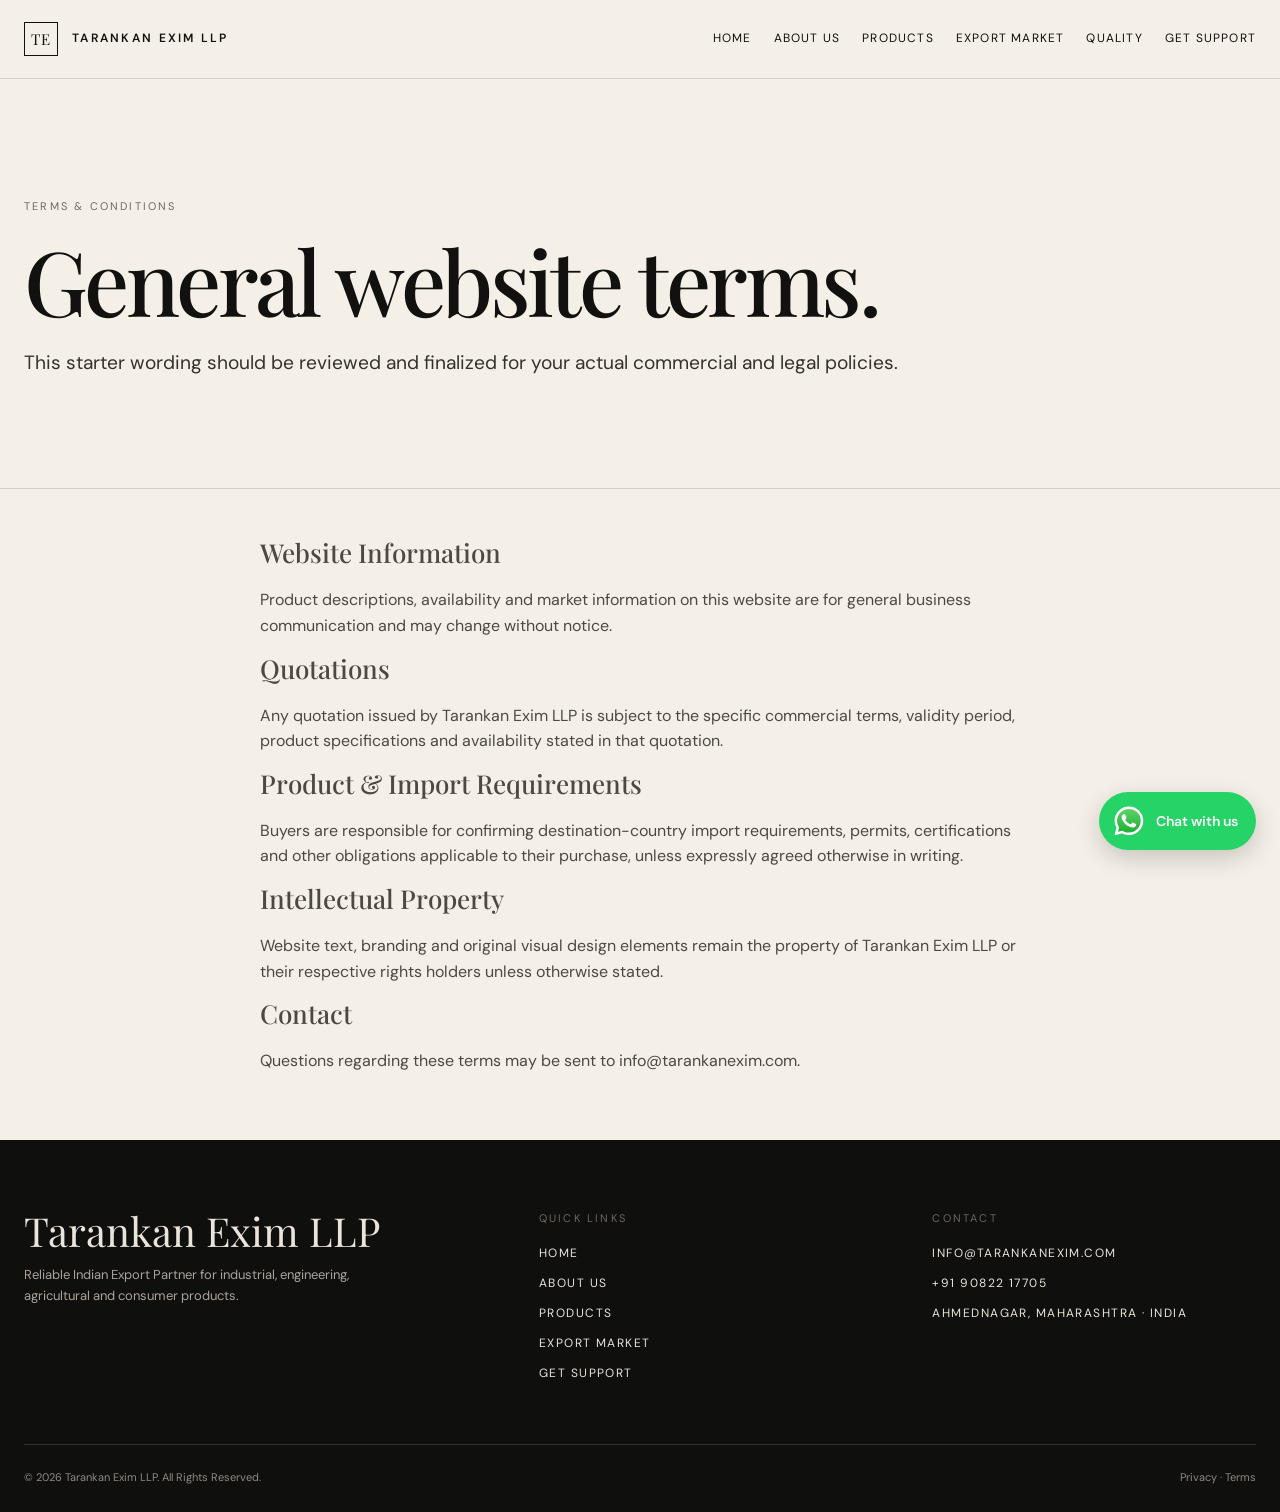
<file: terms.html>
<!doctype html>
<html lang="en">

<head>
    <meta charset="utf-8">
    <meta name="viewport" content="width=device-width,initial-scale=1">
    <title>Terms & Conditions | Tarankan Exim LLP</title>
    <meta name="description" content="General website and enquiry terms for Tarankan Exim LLP.">
    <link rel="stylesheet" href="css/style.css">
</head>

<body>
    <header class="site-header">
        <div class="container nav"><a class="brand" href="index.html"><span class="brand-mark">TE</span><span
                    class="brand-text">Tarankan Exim LLP</span></a><button class="menu-btn" aria-label="Open menu"
                aria-expanded="false">☰</button>
            <nav class="nav-links"><a class="" href="index.html">Home</a><a class="" href="about.html">About Us</a><a
                    class="" href="products.html">Products</a><a class=""
                    href="markets.html">Export Market</a><a class="" href="quality.html">Quality</a><a class=""
                    href="contact.html">Get Support</a></nav>
        </div>
    </header>
    <main>
        <section class="page-hero">
            <div class="container">
                <div class="eyebrow">Terms & Conditions</div>
                <h1>General website terms.</h1>
                <p class="lead">This starter wording should be reviewed and finalized for your actual commercial and
                    legal policies.</p>
            </div>
        </section>
        <section class="section">
            <div class="container body-copy">
                <h3>Website Information</h3>
                <p>Product descriptions, availability and market information on this website are for general business
                    communication and may change without notice.</p>
                <h3>Quotations</h3>
                <p>Any quotation issued by Tarankan Exim LLP is subject to the specific commercial terms, validity
                    period, product specifications and availability stated in that quotation.</p>
                <h3>Product & Import Requirements</h3>
                <p>Buyers are responsible for confirming destination-country import requirements, permits,
                    certifications and other obligations applicable to their purchase, unless expressly agreed otherwise
                    in writing.</p>
                <h3>Intellectual Property</h3>
                <p>Website text, branding and original visual design elements remain the property of Tarankan Exim LLP
                    or their respective rights holders unless otherwise stated.</p>
                <h3>Contact</h3>
                <p>Questions regarding these terms may be sent to <a
                        href="mailto:info@tarankanexim.com">info@tarankanexim.com</a>.</p>
            </div>
        </section>
        <!-- WhatsApp Floating Chat --> <a
            href="https://wa.me/919082217705?text=Hello%20Tarankan%20Exim%20LLP%2C%20I%20would%20like%20to%20know%20more."
            class="whatsapp-float" target="_blank" rel="noopener noreferrer" aria-label="Chat with us on WhatsApp">
            <span class="whatsapp-icon"><img src="assets/WhatsApp.svg" alt=""></span> <span class="whatsapp-text">Chat
                with us</span> </a>
    </main>
    <footer>
        <div class="container footer-top">
            <div>
                <div class="footer-brand">Tarankan Exim LLP</div>
                <p class="footer-muted">Reliable Indian Export Partner for industrial, engineering, agricultural and
                    consumer products.</p>
            </div>
            <div>
                <div class="eyebrow">Quick Links</div>
                <div class="footer-links"><a href="index.html">Home</a><a href="about.html">About Us</a><a
                        href="products.html">Products</a><a href="markets.html">Export Market</a><a
                        href="contact.html">Get Support</a></div>
            </div>
            <div>
                <div class="eyebrow">Contact</div>
                <div class="footer-links"><a href="mailto:info@tarankanexim.com">info@tarankanexim.com</a><a
                        href="tel:+919082217705">+91 90822 17705</a><span>Ahmednagar, Maharashtra · India</span></div>
            </div>
        </div>
        <div class="container footer-bottom"><span>© <span data-year></span> Tarankan Exim LLP. All Rights
                Reserved.</span><span><a href="privacy.html">Privacy</a> · <a href="terms.html">Terms</a></span></div>
    </footer>
    <script src="js/main.js"></script>
</body>

</html>
</file>
<file: css/style.css>
@import url('https://fonts.googleapis.com/css2?family=DM+Sans:wght@400;500;600&family=Playfair+Display:wght@500;600&display=swap');

:root{
  --ink:#11110f;
  --paper:#f4f0e8;
  --warm:#e7dfd1;
  --muted:#6d685f;
  --line:rgba(17,17,15,.14);
  --accent:#b68b52;
  --max:1440px;
}
*{box-sizing:border-box}
html{scroll-behavior:smooth}
body{margin:0;background:var(--paper);color:var(--ink);font-family:'DM Sans',Arial,sans-serif;line-height:1.6}
a{color:inherit;text-decoration:none}
img{max-width:100%;display:block}
.container{width:min(calc(100% - 48px),var(--max));margin:0 auto}

/* Header */
.site-header{position:fixed;top:0;left:0;right:0;z-index:100;background:rgba(244,240,232,.94);backdrop-filter:blur(14px);border-bottom:1px solid var(--line)}
.nav{height:78px;display:flex;align-items:center;justify-content:space-between;gap:24px}
.brand{display:flex;align-items:center;gap:14px;min-width:max-content}
.brand-mark{width:34px;height:34px;border:1px solid var(--ink);display:grid;place-items:center;font-family:'Playfair Display',serif;font-size:15px;letter-spacing:.08em}
.brand-text{font-size:12px;font-weight:600;letter-spacing:.19em;text-transform:uppercase}
.nav-links{display:flex;align-items:center;gap:22px;font-size:12px;letter-spacing:.1em;text-transform:uppercase}
.nav-links a{position:relative;padding:8px 0}
.nav-links a:after{content:'';position:absolute;left:0;bottom:3px;width:100%;height:1px;background:var(--ink);transform:scaleX(0);transform-origin:right;transition:.3s}
.nav-links a:hover:after,.nav-links a.active:after{transform:scaleX(1);transform-origin:left}
.menu-btn{display:none;border:0;background:none;font-size:20px;cursor:pointer}

/* Type */
h1,h2,h3{font-family:'Playfair Display',Georgia,serif;font-weight:500;line-height:1.08;margin:0 0 20px}
h1{font-size:clamp(46px,7vw,104px);letter-spacing:-.04em}
h2{font-size:clamp(34px,4.5vw,64px);letter-spacing:-.035em}
h3{font-size:26px}
.eyebrow{font-size:11px;text-transform:uppercase;letter-spacing:.2em;color:var(--muted);margin-bottom:16px}
.lead{font-size:clamp(17px,1.5vw,21px);max-width:720px;color:#35322d}
.body-copy{color:#4d4942;max-width:760px}

/* Buttons */
.btn-row{display:flex;flex-wrap:wrap;gap:12px;margin-top:32px}
.btn{display:inline-flex;align-items:center;justify-content:center;min-height:48px;padding:0 22px;border:1px solid var(--ink);font-size:11px;letter-spacing:.16em;text-transform:uppercase;transition:.25s}
.btn:hover{background:var(--ink);color:var(--paper)}
.btn.dark{background:var(--ink);color:var(--paper)}
.btn.dark:hover{background:transparent;color:var(--ink)}

/* home page video button */
#home-video-button {
    margin-right: 20px;
}

/* Shared sections */
main{padding-top:78px}
.section{padding:50px 0}
#home-ship-video-section {padding: 100px 0}
#quality-hero-section {padding: 30px 0}
#home-about-tarankan-section { padding: 15px 0 }
.section.tight{padding:70px 0}
.section.dark{background:var(--ink);color:var(--paper)}
.section.dark .eyebrow,.section.dark .body-copy{color:#b9b4aa}
.section-rule{border-top:1px solid var(--line)}
.two-col{display:grid;grid-template-columns:1fr 1fr;gap:70px;align-items:center}
.three-col{display:grid;grid-template-columns:repeat(3,1fr);gap:20px}
.four-col{display:grid;grid-template-columns:repeat(4,1fr);gap:1px;background:var(--line)}

/* Placeholder visuals */
.visual{min-height:520px;position:relative;overflow:hidden;background:#1b1a18}
/* .visual:before{content:'';position:absolute;inset:-30%;background:linear-gradient(125deg,#24211d,#8c704c,#ded0bd,#171614,#5f4c38);background-size:400% 400%;animation:shift 16s ease-in-out infinite} */
.visual.small{min-height:340px}
.visual.tall{min-height:620px}
.visual .visual-label{position:absolute;left:24px;bottom:22px;color:#f7f2e9;font-size:10px;letter-spacing:.18em;text-transform:uppercase;z-index:2}
@keyframes shift{0%,100%{background-position:0% 50%}50%{background-position:100% 50%}}

/* Home */
.hero{min-height:calc(100vh - 78px);display:grid;grid-template-columns:1.05fr .95fr;align-items:stretch}
.hero-copy{display:flex;align-items:center;padding:80px max(24px,6vw) 80px max(24px,6vw)}
.hero-copy-inner{max-width:760px}
.hero-visual{min-height:calc(100vh - 78px);position:relative;overflow:hidden;background:#201f1c}
.hero-visual:before{content:'';position:absolute;inset:0;background:linear-gradient(135deg,#161513,#726247,#cbb89d,#27231f,#9b896e);background-size:350% 350%;animation:shift 18s ease infinite}
.hero-visual:after{content:'';position:absolute;inset:0;background:linear-gradient(to bottom,transparent 55%,rgba(0,0,0,.35))}
.hero-meta{position:absolute;bottom:34px;left:34px;color:#f5efe7;font-size:11px;letter-spacing:.17em;text-transform:uppercase;z-index:2}

.stat-strip{display:grid;grid-template-columns:repeat(4,1fr);border-top:1px solid var(--line);border-bottom:1px solid var(--line)}
.stat{padding:28px 22px;border-right:1px solid var(--line)}
.stat:last-child{border-right:0}
.stat strong{display:block;font-family:'Playfair Display',serif;font-size:28px;font-weight:500}
.stat span{font-size:11px;letter-spacing:.12em;text-transform:uppercase;color:var(--muted)}

.card{background:rgba(255,255,255,.32);padding:32px;min-height:240px;border:1px solid var(--line)}
.card h3{font-size:30px;margin-bottom:12px}
.card p{color:var(--muted);margin:0}
.category-card{display:block;background:var(--ink);color:var(--paper);min-height:420px;position:relative;overflow:hidden;padding:28px}
.category-card:before{content:'';position:absolute;inset:0;background:linear-gradient(145deg,#11110f,#64523d,#c1a988,#201d1a);background-size:300% 300%;animation:shift 15s ease-in-out infinite;opacity:.8}
.category-card-content{position:absolute;left:28px;right:28px;bottom:28px;z-index:2}
.category-card h3{font-size:34px;margin:0 0 8px}
.category-card p{margin:0;color:#ddd5ca;font-size:14px;max-width:330px}

/* Lists / tables */
.clean-list{list-style:none;padding:0;margin:30px 0 0}
.clean-list li{display:flex;gap:16px;justify-content:space-between;border-top:1px solid var(--line);padding:16px 0;font-size:13px}
.clean-list li span:last-child{color:var(--muted)}
.markets{display:grid;grid-template-columns:repeat(4,1fr);gap:0;border-top:1px solid var(--line)}
.market{padding:24px;border-right:1px solid var(--line);border-bottom:1px solid var(--line);font-family:'Playfair Display',serif;font-size:24px}

/* Forms */
.form-shell{display:grid;grid-template-columns:.65fr 1.35fr;gap:70px;align-items:start}
form{display:grid;grid-template-columns:1fr 1fr;gap:18px}
.field{display:flex;flex-direction:column;gap:7px}
.field.full{grid-column:1/-1}
label{font-size:11px;letter-spacing:.14em;text-transform:uppercase;color:var(--muted)}
input,select,textarea{width:100%;border:0;border-bottom:1px solid var(--ink);background:transparent;padding:12px 2px;font:inherit;color:var(--ink);border-radius:0;outline:none}
textarea{min-height:130px;resize:vertical}
input:focus,select:focus,textarea:focus{border-bottom-color:var(--accent)}
.form-note{font-size:12px;color:var(--muted)}

/* Footer */
footer{background:#0f0f0e;color:#eae4da;padding:70px 0 26px}
.footer-top{display:grid;grid-template-columns:1.1fr .8fr .8fr;gap:70px;padding-bottom:60px;border-bottom:1px solid rgba(255,255,255,.14)}
.footer-brand{font-family:'Playfair Display',serif;font-size:40px;line-height:1.05}
.footer-muted{color:#aaa39a;font-size:13px;max-width:380px}
.footer-links{display:flex;flex-direction:column;gap:11px;font-size:12px;text-transform:uppercase;letter-spacing:.12em}
.footer-links a:hover{color:white}
.footer-bottom{display:flex;justify-content:space-between;gap:20px;padding-top:24px;color:#8f8a82;font-size:11px}

/* Page hero */
.page-hero{padding:120px 0 90px;border-bottom:1px solid var(--line)}
.page-hero .lead{max-width:900px}

/* Mobile */
@media (max-width:980px){
  .nav-links{position:absolute;top:78px;left:0;right:0;background:var(--paper);border-bottom:1px solid var(--line);padding:20px 24px;display:none;flex-direction:column;align-items:flex-start}
  .nav-links.open{display:flex}
  .menu-btn{display:block}
  .hero{grid-template-columns:1fr}
  .hero-visual{min-height:55vh}
  .two-col,.form-shell{grid-template-columns:1fr;gap:40px}
  .three-col{grid-template-columns:1fr}
  .four-col{grid-template-columns:1fr 1fr}
  .markets{grid-template-columns:1fr 1fr}
  .stat-strip{grid-template-columns:1fr 1fr}
  .stat:nth-child(2){border-right:0}
  .stat:nth-child(-n+2){border-bottom:1px solid var(--line)}
  .footer-top{grid-template-columns:1fr 1fr}
}
@media (max-width:640px){
  .container{width:min(calc(100% - 32px),var(--max))}
  .nav{height:68px}.site-header{height:68px}.nav-links{top:68px}.brand-text{font-size:10px}
  main{padding-top:68px}
  .section{padding:72px 0}
  .page-hero{padding:85px 0 65px}
  .hero-copy{padding:70px 16px}
  .four-col,.markets,.stat-strip{grid-template-columns:1fr}
  .stat{border-right:0!important;border-bottom:1px solid var(--line)}
  .stat:last-child{border-bottom:0}
  form{grid-template-columns:1fr}
  .field.full{grid-column:auto}
  .footer-top{grid-template-columns:1fr;gap:38px}
  .footer-bottom{flex-direction:column}
  .visual{min-height:380px}
}




/* Home - Category Card */
.category-card {
    position: relative;
    overflow: hidden;
}

.category-card-image {
    position: absolute;
    inset: 0;
    width: 100%;
    height: 100%;
    object-fit: cover;
}

/* .category-card-content {
    position: relative;
    z-index: 2;
    -webkit-text-stroke: 0.5px black;
} */

.category-card-content p {
  color: black;
}

/* Home - International Supply */
.visual {
    min-height: 520px;
    position: relative;
    overflow: hidden;
    background: #1b1a18;
}

.visual-image {
    position: absolute;
    inset: 0;
    width: 100%;
    height: 100%;
    object-fit: cover;
    display: block;
}

/* Home - Main Hero Image */
.hero-visual {
    position: relative;
    overflow: hidden;
}

.hero-video {
    position: absolute;
    inset: 0;
    width: 100%;
    height: 100%;
    object-fit: cover;
}

.hero-image {
    position: absolute;
    inset: 0;
    width: 100%;
    height: 100%;
    object-fit: cover;
    display: block;
}

.about-image {
    width: 100%;
    height: 90vh;
    overflow: hidden;
}

.about-image img {
    width: 100%;
    height: 100%;
    object-fit: cover;
    display: block;
}

@media (max-width: 640px) {
    .about-image {
        height: 40vh;
    }
}

/* =========================================
   WHY CHOOSE US - FULL SECTION VIDEO
   ========================================= */

.why-section {
    position: relative;
    overflow: hidden;
    isolation: isolate;
}

/* .why-section {
    position: relative;
    overflow: hidden;
    isolation: isolate;
    min-height: 650px;
}*/

/* @media (max-width:640px) {
    .why-section {
        min-height: 500px;
    }
} */

/* Full video covering the entire section */
.why-section .why-video {
    position: absolute;
    inset: 0;
    width: 100%;
    height: 100%;
    overflow: hidden;
    z-index: 0;
}

.why-section .why-video video {
    position: absolute;
    inset: 0;
    width: 100%;
    height: 100%;
    object-fit: cover;
    object-position: center;
}

/* Dark overlay so the text remains readable */
.why-section::after {
    content: '';
    position: absolute;
    inset: 0;
    background: rgba(0, 0, 0, 0.45);
    z-index: 1;
    pointer-events: none;
}

/* Keep your existing text above the video */
.why-section > .container {
    position: relative;
    z-index: 2;
}

/* =========================================
   CONTACT PAGE - TOP IMAGE
   ========================================= */

.contact-top-image {
    width: 100%;
    height: 52vh;
    min-height: 420px;
    overflow: hidden;
    position: relative;
}

.contact-top-image img {
    width: 100%;
    height: 100%;
    object-fit: cover;
    object-position: center;
    display: block;
}


/* =========================================
   CONTACT PAGE - DETAILS
   ========================================= */

.contact-details {
    display: grid;
    grid-template-columns: 1fr 1fr;
    gap: 100px;
    align-items: start;
}

.contact-details p {
    margin: 0;
}

.contact-details a {
    transition: color .25s ease;
}

.contact-details a:hover {
    color: var(--accent);
}


/* =========================================
   CONTACT PAGE - MOBILE
   ========================================= */

@media (max-width: 980px) {

    .contact-top-image {
        height: 45vh;
        min-height: 360px;
    }

    .contact-details {
        grid-template-columns: 1fr;
        gap: 50px;
    }

}


@media (max-width: 640px) {

    .contact-top-image {
        height: 34vh;
        min-height: 260px;
    }

    .contact-details {
        gap: 40px;
    }

}

#get-support-below-image {
    padding: 60px 0
}


/* Contact - Factory Image */
.visual-image {
    position: absolute;
    inset: 0;
    width: 100%;
    height: 100%;
    object-fit: cover;
}

/* Quality - Inspection */
.visual {
    position: relative;
    overflow: hidden;
}

.visual-image {
    position: absolute;
    inset: 0;
    width: 100%;
    height: 100%;
    object-fit: cover;
    display: block;
}

/* Quality */
.visual {
    position: relative;
    overflow: hidden;
}

.visual-image {
    position: absolute;
    inset: 0;
    width: 100%;
    height: 100%;
    object-fit: cover;
    display: block;
}

.quality-clean-list span:first-child {
    font-size: 20px;
}

.quality-clean-list span:last-child {
    font-size: 22px;
}

#quality-hero-heading {
    font-size: 70px;
}

/* #quality-inspection {
    font-size: 90px;
} */

/* =========================================
   QUALITY LIST - 3D LIFT EFFECT
   ========================================= */

.quality-clean-list {
    position: relative;
    z-index: 1;
    transition:
        transform 0.3s ease,
        box-shadow 0.3s ease,
        background-color 0.3s ease;
}

/* =========================================
   AGRICULTURAL + WORKFLOW
   3D LIFT EFFECT FOR DARK SECTIONS
   ========================================= */

.agri-list li,
.workflow-list li {
    position: relative;
    z-index: 1;

    transition:
        transform 0.3s ease,
        box-shadow 0.3s ease,
        background-color 0.3s ease;
}


/* Hovered row */
.agri-list li:hover,
.workflow-list li:hover {
    z-index: 5;

    transform: translateY(-6px) scale(1.01);

    /* Slightly lighter than the dark section */
    background: rgba(255, 255, 255, 0.08);

    box-shadow:
        0 5px 10px rgba(0, 0, 0, 0.18),
        0 12px 25px rgba(0, 0, 0, 0.22),
        0 25px 40px rgba(0, 0, 0, 0.20);
}


/* Keep text light */
.agri-list li:hover span,
.workflow-list li:hover span {
    color: var(--paper);
}


/* Secondary text remains slightly muted */
.agri-list li:hover span:last-child,
.workflow-list li:hover span:last-child {
    color: #b9b4aa;
}


/* Hide the line immediately below hovered item */
.agri-list li:hover + li,
.workflow-list li:hover + li {
    border-top-color: transparent;
}

.workflow-list-text {
    font-size: 20px;
}

.agri-list-text {
    font-size: 20px;
}

/* our strength animation */

/* =========================================
   OUR STRENGTHS - 3D LIFT EFFECT
   Same animation as Quality list
   ========================================= */

.strengths-content .clean-list li {
    position: relative;
    z-index: 1;

    transition:
        transform 0.3s ease,
        box-shadow 0.3s ease,
        background-color 0.3s ease;
}

/* Hovered strength lifts */
.strengths-content .clean-list li:hover {
    z-index: 5;

    transform: translateY(-6px) scale(1.01);

    background: rgba(255, 255, 255, 0.92);

    box-shadow:
        0 5px 10px rgba(17, 17, 15, 0.08),
        0 12px 25px rgba(17, 17, 15, 0.12),
        0 25px 40px rgba(17, 17, 15, 0.10);
}

/* Hide the line immediately below the hovered item */
.strengths-content .clean-list li:hover + li {
    border-top-color: transparent;
}


/* Hovered row lifts */
.quality-clean-list:hover {
    z-index: 5;
    transform: translateY(-6px) scale(1.01);

    background: rgba(255, 255, 255, 0.92);

    box-shadow:
        0 5px 10px rgba(17, 17, 15, 0.08),
        0 12px 25px rgba(17, 17, 15, 0.12),
        0 25px 40px rgba(17, 17, 15, 0.10);
}

/* Hide the horizontal line immediately below hovered item */
.quality-clean-list:hover + .quality-clean-list {
    border-top-color: transparent;
}


/* =========================================
   PRODUCT CARD - IMAGE WITH TEXT OVERLAY
   ========================================= */
/* products-2 */
.product-card {
    position: relative;
    overflow: hidden;
    padding: 0;
    min-height: 360px;
    background: #1b1a18;
    border: 1px solid var(--line);
}

/* Product Image */
.product-card .product-image {
    position: absolute;
    inset: 0;
    width: 100%;
    height: 100%;
    object-fit: cover;
    object-position: center;
    display: block;
    transition: transform .6s ease;
}

/* Dark overlay */
.product-card::after {
    content: '';
    position: absolute;
    inset: 0;
    background: linear-gradient(
        to top,
        rgba(0, 0, 0, .78) 0%,
        rgba(0, 0, 0, .45) 38%,
        rgba(0, 0, 0, .08) 75%,
        rgba(0, 0, 0, 0) 100%
    );
    z-index: 1;
}

/* Text */
.product-card-content {
    position: absolute;
    left: 28px;
    right: 28px;
    bottom: 26px;
    z-index: 2;
    color: #f7f2e9;
}

.product-card-content h3 {
    margin: 0 0 8px;
    font-family: 'Playfair Display', Georgia, serif;
    font-size: 30px;
    font-weight: 500;
    line-height: 1.1;
    color: #f7f2e9;
}

.product-card-content p {
    margin: 0;
    max-width: 330px;
    color: rgba(247, 242, 233, .82);
    font-size: 13px;
    line-height: 1.55;
}

/* Image zoom */
.product-card:hover .product-image {
    transform: scale(1.06);
}


/* =========================================
   TABLET
   ========================================= */

@media (max-width: 980px) {

    .product-card {
        min-height: 350px;
    }

    .product-card-content {
        left: 24px;
        right: 24px;
        bottom: 24px;
    }

    .product-card-content h3 {
        font-size: 28px;
    }

}


/* =========================================
   MOBILE
   ========================================= */

@media (max-width: 640px) {

    .product-card {
        min-height: 380px;
    }

    .product-card-content {
        left: 22px;
        right: 22px;
        bottom: 22px;
    }

    .product-card-content h3 {
        font-size: 27px;
    }

    .product-card-content p {
        font-size: 13px;
    }

    .product-card:hover .product-image {
        transform: none;
    }

}

#services-hero {
    padding: 10px 0 45px;
}

/* markets */
.markets-hero-video {
    width: 100%;
    height: 100%;
    margin-top: -120px;
    margin-bottom: 60px;
    overflow: hidden;
}

.markets-hero-video video {
    width: 100%;
    height: 100%;
    object-fit: cover;
    display: block;
}

@media (max-width: 640px) {

    .markets-hero-video {
        height: 30vh;
        min-height: 420px;
        margin-top: -60px;
        margin-bottom: 40px;
    }

    .markets-hero-video video {
        width: 100%;
        height: 100%;
        object-fit: cover;
    }

}

.buyer-support {
    display: flex;
    flex-direction: column;
    align-items: center;
    text-align: center;
}

.buyer-support-heading {
    width: 100%;
    max-width: 900px;
}

.buyer-support-content {
    width: 100%;
    max-width: 900px;
}

.buyer-support-content .body-copy {
    margin-left: auto;
    margin-right: auto;
}


/* home page video hero video styling */
/* =========================================
   HOME PAGE - FULL VIDEO HERO
   ========================================= */

.home-page .hero {
    position: relative;
    min-height: calc(100vh - 78px);
    overflow: hidden;
    display: flex;
}

/* Full hero video */
.home-page .hero-visual {
    position: absolute;
    inset: 0;
    width: 100%;
    height: 100%;
    overflow: hidden;
    background: #201f1c;
    z-index: 0;
}

/* Responsive full-size video */
.home-page .hero-video {
    position: absolute;
    inset: 0;
    width: 100%;
    height: 100%;
    object-fit: cover;
    object-position: center;
    display: block;
}

/* Dark overlay */
.home-page .hero-visual:after {
    content: '';
    position: absolute;
    inset: 0;
    background: linear-gradient(
        to bottom,
        rgba(0,0,0,.05) 0%,
        rgba(0,0,0,.12) 35%,
        rgba(0,0,0,.68) 100%
    );
    z-index: 1;
}

/* Hero copy takes the full hero width */
.home-page .hero-copy {
    position: relative;
    z-index: 2;

    width: 100%;
    min-height: calc(100vh - 78px);

    display: flex;
    align-items: flex-end;

    padding: 80px max(24px, 6vw) 75px;

    color: #f7f2e9;
}

.home-page .hero-copy-inner {
    width: 100%;
    max-width: 900px;
}

.home-page .hero-copy .eyebrow {
    color: rgba(247,242,233,.78);
}

.home-page .hero-copy h1 {
    color: #f7f2e9;
}

.home-page .hero-copy .lead {
    color: rgba(247,242,233,.9);
    max-width: 760px;
}

/* Hero meta */
.home-page .hero-meta {
    position: absolute;
    bottom: 34px;
    right: 34px;

    color: #f5efe7;
    font-size: 11px;
    letter-spacing: .17em;
    text-transform: uppercase;

    z-index: 3;
}

/* @media (max-width:980px) {

    .home-page .hero {
        min-height: calc(80vh - 78px);
    }

    .home-page .hero-copy {
        min-height: calc(100vh - 78px);
        padding: 90px 40px 65px;
        align-items: flex-end;
    }

    .home-page .hero-copy-inner {
        max-width: 820px;
    }

    .home-page .hero-meta {
        bottom: 24px;
        right: 24px;
        font-size: 9px;
    }

} */

@media (max-width:980px) {

    .home-page .hero {
        min-height: 65vh;
    }

    .home-page .hero-copy {
        min-height: 65vh;
        padding: 80px 40px 55px;
        align-items: flex-end;
    }

    .home-page .hero-copy-inner {
        max-width: 820px;
    }

    .home-page .hero-meta {
        bottom: 24px;
        right: 24px;
        font-size: 9px;
    }

}

/* @media (max-width:640px) {

    .home-page .hero {
        min-height: 55vh;
    }

    .home-page .hero-copy {
        min-height: 55vh;
        padding: 60px 20px 40px;
    }

} */

/* =========================================
   ABOUT PAGE - OUR STRENGTHS
   ========================================= */

.strengths-content {
    min-height: 620px;
    display: flex;
    flex-direction: column;
    justify-content: center;
}

.strengths-content .clean-list {
    margin: 20px 0 0;
}

.strengths-content .clean-list li {
    padding: 27px 0;
    font-size: 20px;
    line-height: 1.5;
}

#our-strength-text {
    font-size: 18px;
}

.strengths-content .clean-list li span:first-child {
    font-weight: 500;
}

.strengths-content .clean-list li span:last-child {
    font-size: 12px;
}

/* =========================================
   HOME - WHAT WE SUPPLY
   ========================================= */

.what-we-supply {
    overflow: hidden;
}

.what-we-supply h2 {
    margin-bottom: 45px;
}

/* Centered 1:1 image */
.what-we-supply-image {
    width: min(100%, 700px);
    aspect-ratio: 1 / 1;
    margin: 0 auto 45px;
    overflow: hidden;
}

.what-we-supply-image img {
    width: 100%;
    height: 100%;
    object-fit: cover;
    display: block;
}

/* Paragraph */
.what-we-supply-copy {
    max-width: 1100px;
    margin: 0 auto;
}

.what-we-supply-copy p {
    margin: 0;
    color: #4d4942;
    font-size: 16px;
    line-height: 1.8;
}

@media (max-width:640px) {

    .what-we-supply h2 {
        margin-bottom: 30px;
    }

    .what-we-supply-image {
        margin-bottom: 30px;
    }

    .what-we-supply-copy p {
        font-size: 14px;
        line-height: 1.75;
    }

}


/* svg animation */

/* =========================================
   EXPORT MARKETS - SCROLL MAP
   ========================================= */

.markets-animation {
    position: relative;
    height: 500vh;
    background: var(--paper);
}

.markets-animation-sticky {
    position: sticky;
    top: 78px;
    height: calc(100vh - 78px);

    display: flex;
    align-items: center;
    justify-content: center;

    overflow: hidden;
}

.markets-map {
    position: relative;
    width: min(1400px, 92vw);
    aspect-ratio: 2 / 1;
}

/* SVG itself */

.markets-map-svg {
    position: absolute;
    inset: 0;
    width: 100%;
    height: 100%;
}

.markets-map-svg svg {
    width: 100%;
    height: 100%;
    display: block;
}

/* Labels */

.market-label {
    position: absolute;

    opacity: 0;
    visibility: hidden;

    transform:
        translate(-50%, 10px)
        scale(.94);

    transition:
        opacity .45s ease,
        transform .45s ease,
        visibility .45s ease;

    pointer-events: none;
    z-index: 10;
}

.market-label span {
    display: block;

    padding: 7px 12px;

    background: var(--ink);
    color: var(--paper);

    font-size: 10px;
    line-height: 1;
    letter-spacing: .14em;
    text-transform: uppercase;

    white-space: nowrap;

    box-shadow:
        0 6px 12px rgba(0,0,0,.16),
        0 14px 25px rgba(0,0,0,.12);
}

.market-label.active {
    opacity: 1;
    visibility: visible;

    transform:
        translate(-50%, -10px)
        scale(1);
}


/* USA */
.market-label-usa {
    left: 27%;
    top: 34%;
}

/* Brazil */
.market-label-brazil {
    left: 38%;
    top: 67%;
}

/* Germany */
.market-label-germany {
    left: 51%;
    top: 36%;
}

/* UAE */
.market-label-uae {
    left: 60%;
    top: 49%;
}

/* Africa */
.market-label-africa {
    left: 51%;
    top: 59%;
}

/* Bangladesh */
.market-label-bangladesh {
    left: 71%;
    top: 49%;
}


/* =========================================
   MOBILE
   ========================================= */

@media (max-width: 640px) {

    .markets-animation {
        height: 500vh;
    }

    .markets-animation-sticky {
        top: 68px;
        height: calc(100vh - 68px);
    }

    .markets-map {
        width: 94vw;
    }

    .market-label span {
        padding: 6px 9px;
        font-size: 8px;
        letter-spacing: .11em;
    }

}

/* =========================================
   QUALITY FOCUS - ANIMATED SVG
   ========================================= */

/* .quality-focus-section {
    overflow: hidden;
} */


/* =========================================
   ANIMATION PANEL
   ========================================= */

/* .quality-animation-visual {
    position: relative;
    width: 100%;
    min-height: 0;

    overflow: hidden;

    background: var(--paper);
} */


/* =========================================
   DESKTOP SVG
   1200 × 1800
   ========================================= */

/* .quality-animation-svg {
    position: absolute;
    inset: 0;

    width: 100%;
    height: 100%;

    display: block;

    object-fit: contain;
    object-position: center;
} */


/* =========================================
   DESKTOP
   Two-column layout
   ========================================= */

/* @media (min-width: 981px) {

    .quality-animation-visual {
        width: 100%; */

        /*
           Tall desktop SVG:
           1200 × 1800 = 2 / 3
        */
        /* aspect-ratio: 2 / 3;
    }

} */


/* =========================================
   TABLET
   One-column layout starts at 980px
   ========================================= */

/* @media (max-width: 980px) {

    .quality-animation-visual {
        width: 100%; */

        /*
           Old mobile/tablet SVG:
           1200 × 900 = 4 / 3
        */
        /* aspect-ratio: 4 / 3;

        margin-bottom: 30px;
    }

} */


/* =========================================
   MOBILE
   ========================================= */

/* @media (max-width: 640px) {

    .quality-animation-visual {
        width: 100%; */

        /*
           Keep the original mobile SVG ratio
        */
        /* aspect-ratio: 4 / 3;

        margin-bottom: 24px;
    }

} */


/* =========================================
   VERY SMALL PHONES
   ========================================= */

/* @media (max-width: 400px) {

    .quality-animation-visual {
        aspect-ratio: 4 / 3;

        margin-bottom: 20px;
    }

} */

/* =========================================
   QUALITY FOCUS
   ========================================= */

.quality-focus-section {
    overflow: hidden;
}


/* =========================================
   CENTERED INTRO
   ========================================= */

.quality-focus-intro {
    width: 100%;
    max-width: 950px;

    margin: 0 auto;

    text-align: center;
}

.quality-focus-intro .eyebrow {
    margin-bottom: 16px;
}

.quality-focus-intro h2 {
    max-width: 900px;

    margin-left: auto;
    margin-right: auto;
}

.quality-focus-intro .body-copy {
    max-width: 820px;

    margin-left: auto;
    margin-right: auto;

    color: #4d4942;
}


/* =========================================
   LANDSCAPE ANIMATION VIEWPORT
   ========================================= */

.quality-animation-visual {
    position: relative;

    width: 100%;
    max-width: 1400px;

    /*
       Landscape viewport.
       The journey INSIDE it still moves upward.
    */
    aspect-ratio: 16 / 9;

    margin: 70px auto 0;

    overflow: hidden;

    background: var(--paper);
}


/* =========================================
   PICTURE
   ========================================= */

.quality-animation-visual picture {
    display: block;

    position: absolute;
    inset: 0;

    width: 100%;
    height: 100%;
}


/* =========================================
   SVG
   ========================================= */

.quality-animation-svg {
    display: block;

    width: 100%;
    height: 100%;

    /*
       Keep original SVG proportions.
       No stretching.
    */
    object-fit: contain;

    object-position: center;
}


/* =========================================
   LARGE DESKTOP
   ========================================= */

@media (min-width: 1200px) {

    .quality-animation-visual {
        max-width: 1400px;

        margin-top: 80px;
    }

}


/* =========================================
   LAPTOP
   ========================================= */

@media (max-width: 1199px) {

    .quality-animation-visual {
        max-width: 100%;

        margin-top: 60px;
    }

}


/* =========================================
   TABLET
   ========================================= */

@media (max-width: 980px) {

    .quality-focus-intro {
        max-width: 850px;
    }

    .quality-animation-visual {
        aspect-ratio: 16 / 9;

        margin-top: 50px;
    }

}


/* =========================================
   MOBILE
   ========================================= */

@media (max-width: 640px) {

    .quality-focus-intro {
        max-width: 100%;
    }

    .quality-focus-intro h2 {
        font-size: clamp(34px, 9vw, 48px);
    }

    .quality-focus-intro .body-copy {
        font-size: 14px;
        line-height: 1.75;
    }

    .quality-animation-visual {
        width: 100%;

        /*
           Slightly taller on phones so the
           vertical journey remains readable.
        */
        aspect-ratio: 4 / 3;

        margin-top: 40px;
    }

}


/* =========================================
   VERY SMALL PHONES
   ========================================= */

@media (max-width: 400px) {

    .quality-animation-visual {
        aspect-ratio: 4 / 3;

        margin-top: 32px;
    }

}


/* ======================================== WHATSAPP FLOATING CHAT ======================================== */
.whatsapp-float {
    position: fixed;
    right: 24px;
    bottom: 50px;
    display: flex;
    align-items: center;
    gap: 10px;
    padding: 12px 18px 12px 13px;
    background: #25D366;
    color: #ffffff;
    border-radius: 50px;
    text-decoration: none;
    font-family: "DM Sans", sans-serif;
    font-size: 14px;
    font-weight: 600;
    box-shadow: 0 8px 25px rgba(0, 0, 0, 0.18);
    z-index: 99999;
    transition: transform 0.25s ease, box-shadow 0.25s ease;
}

.whatsapp-float:hover {
    transform: translateY(-4px);
    box-shadow: 0 12px 30px rgba(0, 0, 0, 0.25);
}

/* WhatsApp icon */
.whatsapp-icon {
    width: 34px;
    height: 34px;
    display: flex;
    align-items: center;
    justify-content: center;
    background: #ffffff00;
    color: #25D366;
    border-radius: 50%;
    font-size: 22px;
    font-weight: 700;
}

/* Mobile */
@media (max-width: 600px) {
    .whatsapp-float {
        right: 16px;
        bottom: 16px;
        width: 52px;
        height: 52px;
        padding: 0;
        justify-content: center;
    }

    .whatsapp-icon {
        width: 38px;
        height: 38px;
    }

    .whatsapp-text {
        display: none;
    }
}

/* =========================================
   EXPORT MARKETS - NORMAL RESPONSIVE MAP
   ========================================= */

.markets-animation {
    height: auto !important;
    padding: 100px 0;
}

.markets-animation-sticky {
    position: relative !important;
    top: auto !important;
    height: auto !important;
    min-height: 0 !important;
    overflow: visible !important;

    display: flex;
    align-items: center;
    justify-content: center;
}

.markets-map {
    position: relative;
    width: min(1400px, 92vw);
    aspect-ratio: 2 / 1;
    margin: 0 auto;
}

.markets-map-svg {
    position: absolute;
    inset: 0;
    width: 100%;
    height: 100%;
}

.markets-map-svg svg {
    width: 100%;
    height: 100%;
    display: block;
}

/* Allow mouse/touch interaction with country shapes */
.markets-map-svg .market-overlay {
    pointer-events: all !important;
    cursor: pointer;
}













/* =========================================
   BUYER SUPPORT
   ========================================= */

.buyer-support {
    display: flex;
    flex-direction: column;
    align-items: center;
}

/* Heading remains centered */
.buyer-support-heading {
    width: 100%;
    max-width: 900px;
    text-align: center;
}

/* Full available width */
.buyer-support-content {
    width: 100%;
    max-width: none;
    text-align: left;
}

/* Paragraph */
#quality-buyer-support-text {
    width: 100%;
    max-width: none;
    margin: 0;

    text-align: left;
    color: #b9b4aa;
    line-height: 1.8;
}



/* =========================================
   QUALITY FOCUS - RESPONSIVE LANDSCAPE VIDEO
   ========================================= */

.quality-focus-section {
    overflow: hidden;
}


/* =========================================
   CENTERED INTRO
   ========================================= */

.quality-focus-intro {
    width: 100%;
    max-width: 950px;
    margin: 0 auto;
    text-align: center;
}

.quality-focus-intro .eyebrow {
    margin-bottom: 16px;
}

.quality-focus-intro h2 {
    max-width: 900px;
    margin-left: auto;
    margin-right: auto;
}

.quality-focus-intro .body-copy {
    max-width: 820px;
    margin-left: auto;
    margin-right: auto;
    color: #4d4942;
}


/* =========================================
   LANDSCAPE VIDEO
   ========================================= */

.quality-animation-visual {
    position: relative;

    width: 100%;
    max-width: 1400px;

    aspect-ratio: 16 / 9;

    margin: 70px auto 0;

    overflow: hidden;

    background: #11110f;
}


/* Video fills the landscape container */

.quality-animation-video {
    display: block;

    width: 100%;
    height: 100%;

    object-fit: cover;
    object-position: center;

    background: #11110f;
}


/* =========================================
   LARGE DESKTOP
   ========================================= */

@media (min-width: 1200px) {

    .quality-animation-visual {
        max-width: 1400px;
        margin-top: 80px;
    }

}


/* =========================================
   LAPTOP
   ========================================= */

@media (max-width: 1199px) {

    .quality-animation-visual {
        max-width: 100%;
        margin-top: 60px;
    }

}


/* =========================================
   TABLET
   ========================================= */

@media (max-width: 980px) {

    .quality-focus-intro {
        max-width: 850px;
    }

    .quality-animation-visual {
        width: 100%;
        aspect-ratio: 16 / 9;
        margin-top: 50px;
    }

}


/* =========================================
   MOBILE - TALLER VIDEO WITH SIDE CROPPING
   ========================================= */

@media (max-width: 640px) {

    .quality-focus-intro {
        max-width: 100%;
    }

    .quality-focus-intro h2 {
        font-size: clamp(34px, 9vw, 48px);
    }

    .quality-focus-intro .body-copy {
        font-size: 14px;
        line-height: 1.75;
    }

    .quality-animation-visual {
        width: 100%;

        /* Taller than 16:9 */
        aspect-ratio: 4 / 3;

        margin-top: 40px;

        overflow: hidden;
        background: #11110f;
    }

    .quality-animation-video {
        width: 100%;
        height: 100%;

        /* Crop left and right */
        object-fit: cover;
        object-position: center;
    }
}


/* =========================================
   VERY SMALL PHONES
   ========================================= */

@media (max-width: 400px) {

    .quality-animation-visual {
        aspect-ratio: 16 / 9;
        margin-top: 32px;
    }

}
</file>
